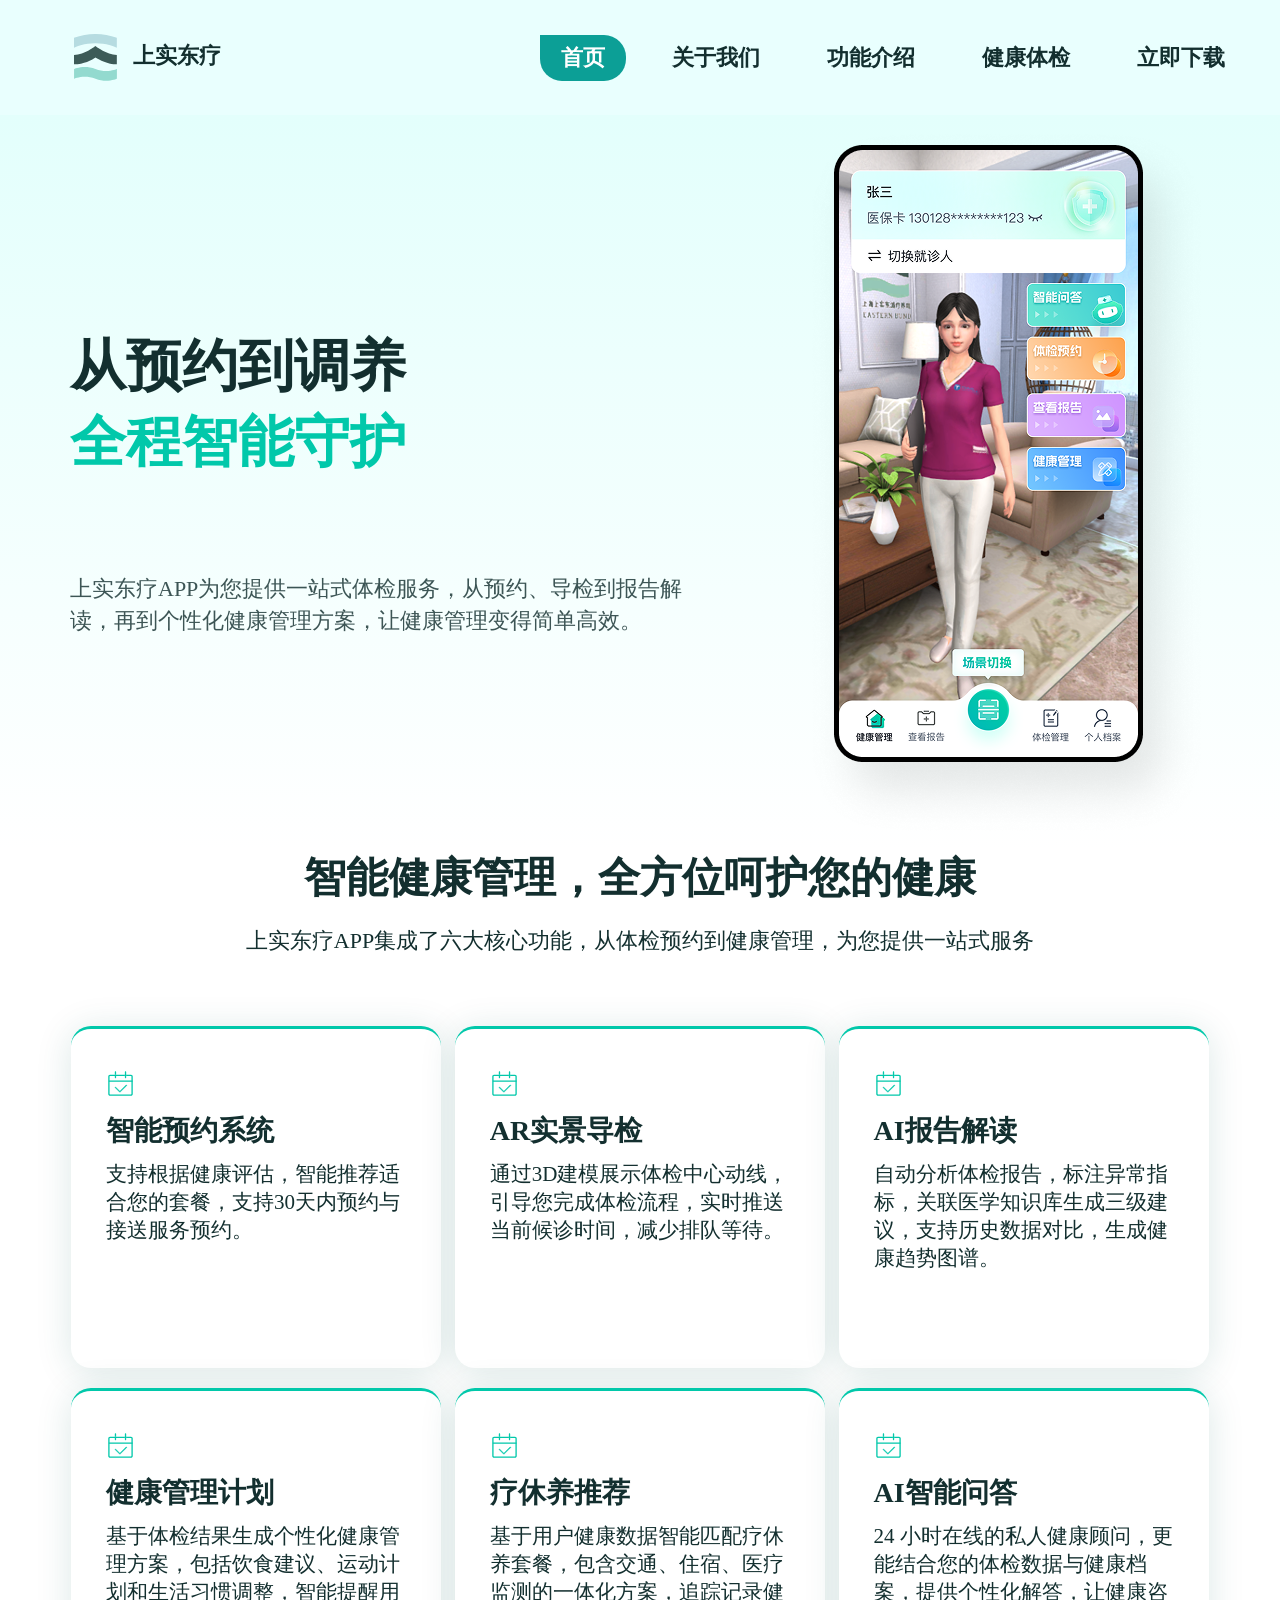
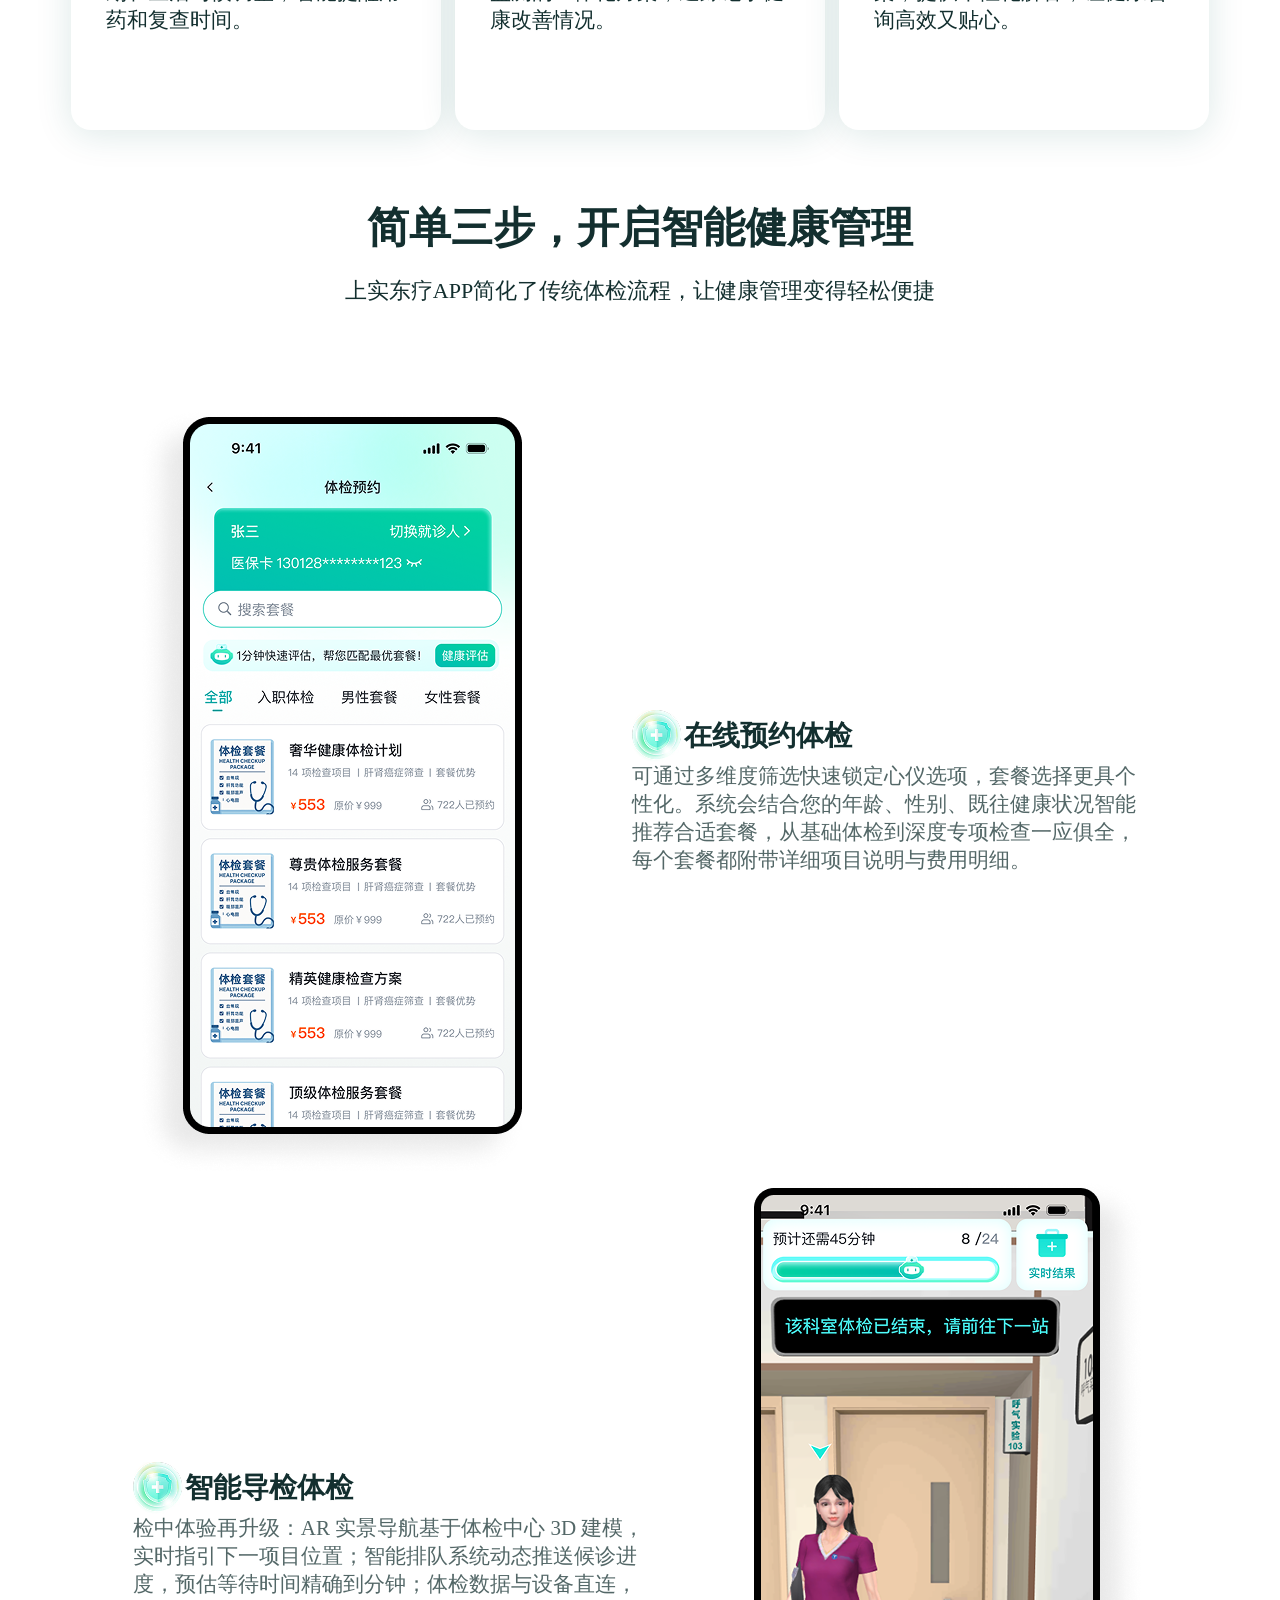
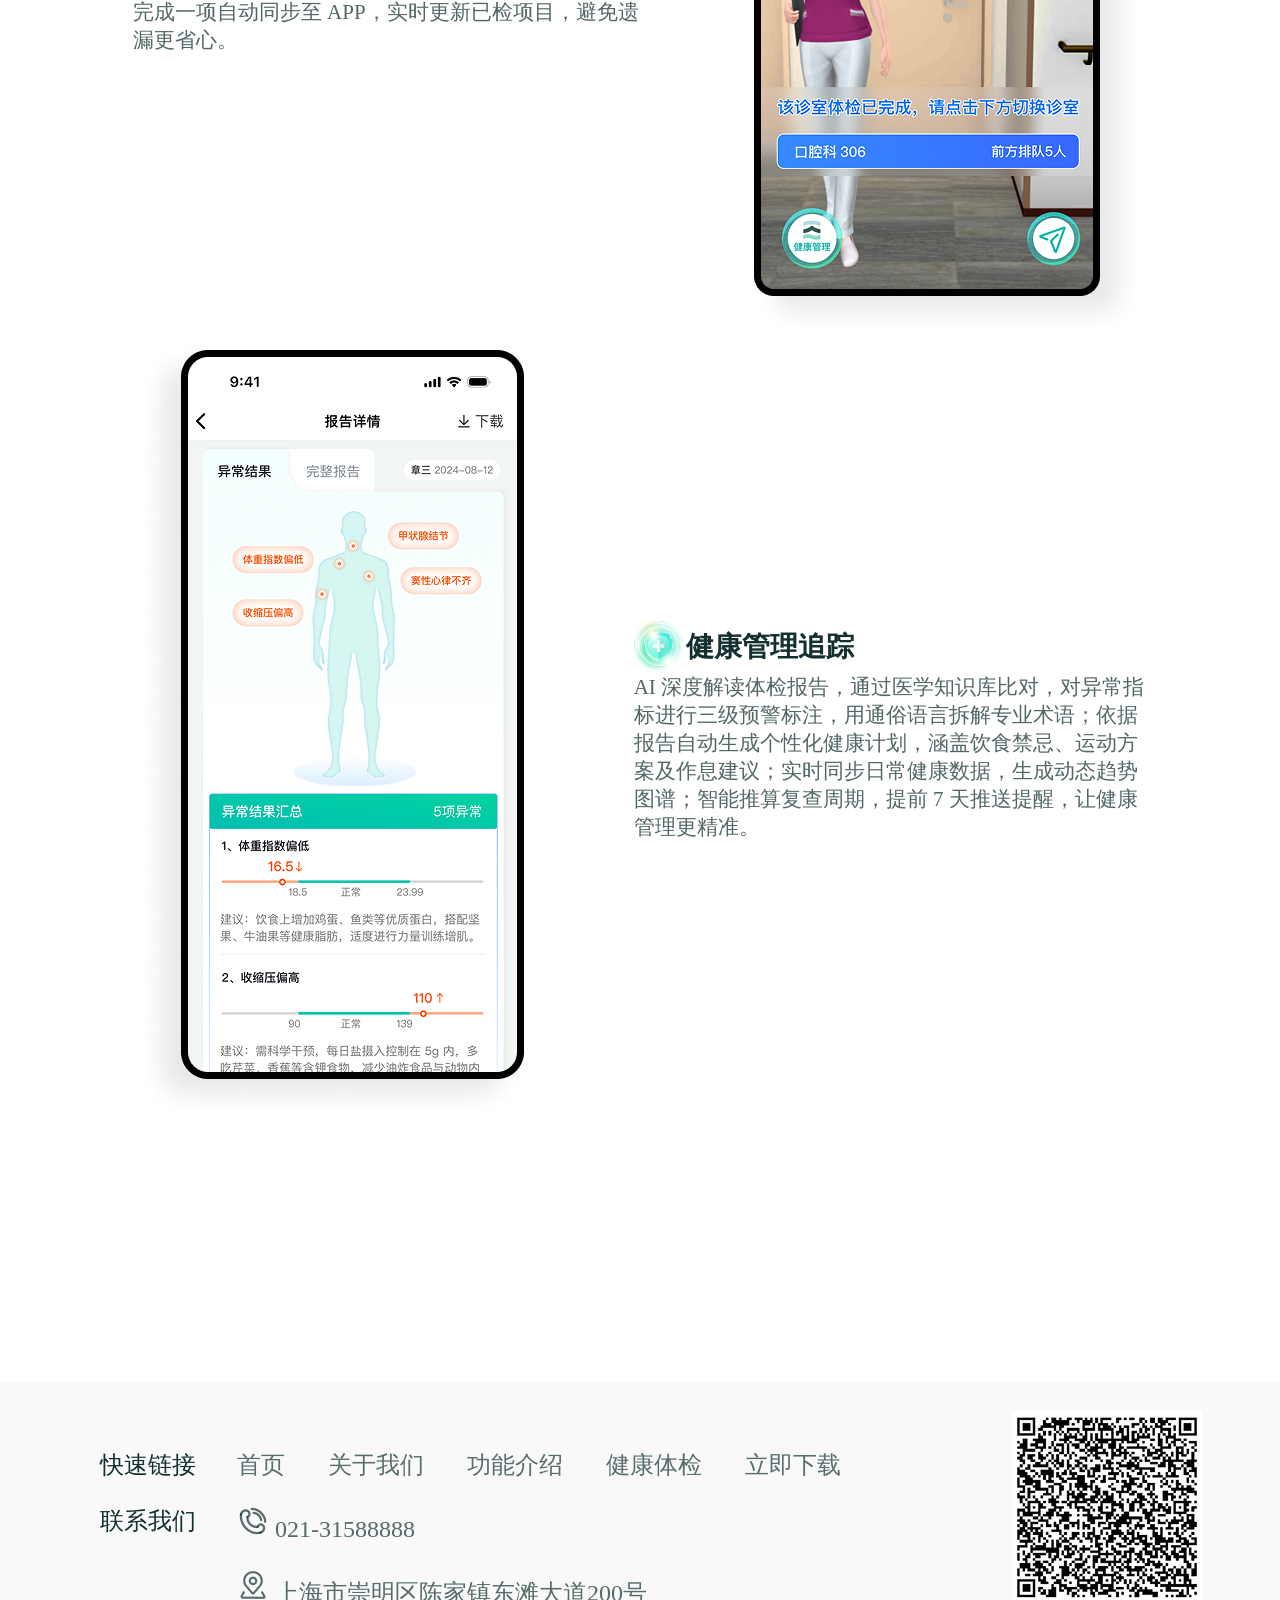
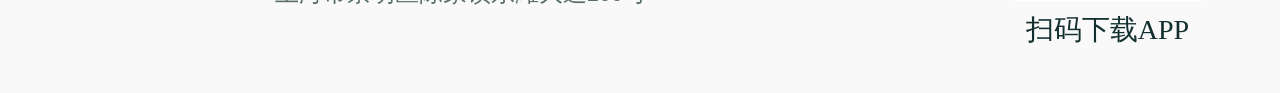
<file: index.html>
<!DOCTYPE html>
<html lang="zh-CN">
<head>
    <meta charset="UTF-8">
    <meta name="viewport" content="width=device-width, initial-scale=1.0">
    <title>上实东疗</title>
    <link rel="stylesheet" href="styles/index.css">
    <link rel="stylesheet" href="styles/home.css">
</head>
<body>
    <header>
        <div class="header-nav">
            <div class="logo">
                <img src="./images/header-logo.svg" alt="Logo" style="margin-right: 10px;">
                上实东疗
            </div>
                <nav>
                <a href="./index.html" class="nav-link active">首页</a>
                <a href="./about.html" class="nav-link">关于我们</a>
                <a href="./features.html" class="nav-link">功能介绍</a>
                <a href="./health-check.html" class="nav-link">健康体检</a>
                <a href="./download.html" class="nav-link">立即下载</a>
            </nav>
        </div>
    </header>
    <div class="content">
        <!-- 上面部分 -->
        <div class="web-introduction">
            <div class="introduction-content">
                <div class="introduction-title">从预约到调养</div>
                <div class="introduction-title introduction-title-highlight">全程智能守护</div>
                <div class="introduction-description">上实东疗APP为您提供一站式体检服务，从预约、导检到报告解读，再到个性化健康管理方案，让健康管理变得简单高效。</div>
            </div>
            <img src="./images/phone-home.png"/>
        </div>
        <!-- 中间部分 -->
        <div class="section">
            <div class="section-title">智能健康管理，全方位呵护您的健康</div>
            <div class="section-subtitle">上实东疗APP集成了六大核心功能，从体检预约到健康管理，为您提供一站式服务</div>
            <div class="section-content">
                <div class="feature">
                    <img class="feature-icon" src="./images/list-icon1.svg"/>
                    <div class="feature-title">智能预约系统</div>
                    <div class="feature-description">
                        支持根据健康评估，智能推荐适合您的套餐，支持30天内预约与接送服务预约。
                    </div>
                </div>
                <div class="feature">
                    <img class="feature-icon" src="./images/list-icon1.svg"/>
                    <div class="feature-title">AR实景导检</div>
                    <div class="feature-description">
                        通过3D建模展示体检中心动线，引导您完成体检流程，实时推送当前候诊时间，减少排队等待。
                    </div>
                </div>
                <div class="feature">
                    <img class="feature-icon" src="./images/list-icon1.svg"/>
                    <div class="feature-title">AI报告解读</div>
                    <div class="feature-description">
                        自动分析体检报告，标注异常指标，关联医学知识库生成三级建议，支持历史数据对比，生成健康趋势图谱。
                    </div>
                </div>
                <div class="feature">
                    <img class="feature-icon" src="./images/list-icon1.svg"/>
                    <div class="feature-title">健康管理计划</div>
                    <div class="feature-description">
                        基于体检结果生成个性化健康管理方案，包括饮食建议、运动计划和生活习惯调整，智能提醒用药和复查时间。
                    </div>
                </div>
                <div class="feature">
                    <img class="feature-icon" src="./images/list-icon1.svg"/>
                    <div class="feature-title">疗休养推荐</div>
                    <div class="feature-description">
                        基于用户健康数据智能匹配疗休养套餐，包含交通、住宿、医疗监测的一体化方案，追踪记录健康改善情况。
                    </div>
                </div>
                <div class="feature">
                    <img class="feature-icon" src="./images/list-icon1.svg"/>
                    <div class="feature-title">AI智能问答</div>
                    <div class="feature-description">
                        24 小时在线的私人健康顾问，更能结合您的体检数据与健康档案，提供个性化解答，让健康咨询高效又贴心。
                    </div>
                </div>
            </div>
        </div>
        <!-- 下面部分 -->
        <div class="section">
            <div class="section-title">简单三步，开启智能健康管理</div>
            <div class="section-subtitle">上实东疗APP简化了传统体检流程，让健康管理变得轻松便捷</div>
            <div class="step-content">
                <div class="step-item">
                    <img src="./images/phone-appoint.png"/>
                    <div class="step-description">
                        <div class="step-description-explain">
                            <img src="./images/step-icon1.png"/>
                            <span class="step-title">在线预约体检</span>
                        </div>
                        <div class="step-text">可通过多维度筛选快速锁定心仪选项，套餐选择更具个性化。系统会结合您的年龄、性别、既往健康状况智能推荐合适套餐，从基础体检到深度专项检查一应俱全，每个套餐都附带详细项目说明与费用明细。</div>
                    </div>
                </div>
                <div class="step-item">
                    <div class="step-description">
                        <div class="step-description-explain">
                            <img src="./images/step-icon1.png"/>
                            <span class="step-title">智能导检体检</span>
                        </div>
                        <div class="step-text">检中体验再升级：AR 实景导航基于体检中心 3D 建模，实时指引下一项目位置；智能排队系统动态推送候诊进度，预估等待时间精确到分钟；体检数据与设备直连，完成一项自动同步至 APP，实时更新已检项目，避免遗漏更省心。</div>
                    </div>
                    <img src="./images/phone-room.png"/>
                </div>
                <div class="step-item">
                    <img src="./images/phone-detail.png"/>
                    <div class="step-description">
                        <div class="step-description-explain">
                            <img src="./images/step-icon1.png"/>
                            <span class="step-title">健康管理追踪</span>
                        </div>
                        <div class="step-text">AI 深度解读体检报告，通过医学知识库比对，对异常指标进行三级预警标注，用通俗语言拆解专业术语；依据报告自动生成个性化健康计划，涵盖饮食禁忌、运动方案及作息建议；实时同步日常健康数据，生成动态趋势图谱；智能推算复查周期，提前 7 天推送提醒，让健康管理更精准。</div>
                    </div>
                </div>
            </div>
        </div>
    </div>
    <footer>
        <div class="footer-left">
            <div class="footer-left-item">
                <span class="footer-left-title">快速链接</span>
                <div class="footer-left-content">
                    <a href="./index.html" class="footer-link">首页</a>
                    <a href="./about.html" class="footer-link">关于我们</a>
                    <a href="./features.html" class="footer-link">功能介绍</a>
                    <a href="./health-check.html" class="footer-link">健康体检</a>
                    <a href="./download.html" class="footer-link">立即下载</a>
                </div>
            </div>
            <div class="footer-left-item">
                <span class="footer-left-title">联系我们</span>
                <div class="footer-contract">
                    <div class="footer-phone">
                        <img src="./images/phone-icon.png"/>
                        <span>021-31588888</span>
                    </div>
                    <div class="footer-address">
                        <img src="./images/address-icon.png"/>
                        <span>上海市崇明区陈家镇东滩大道200号</span>
                    </div>
                </div>
            </div>
        </div>
        <div class="footer-qrcode">
            <img src="./images/qrcode.png"/>
            <span class="footer-qrcode-tip">扫码下载APP</span>
        </div>
    </footer>
</body>
<script>
    
</script>
</html>
</file>
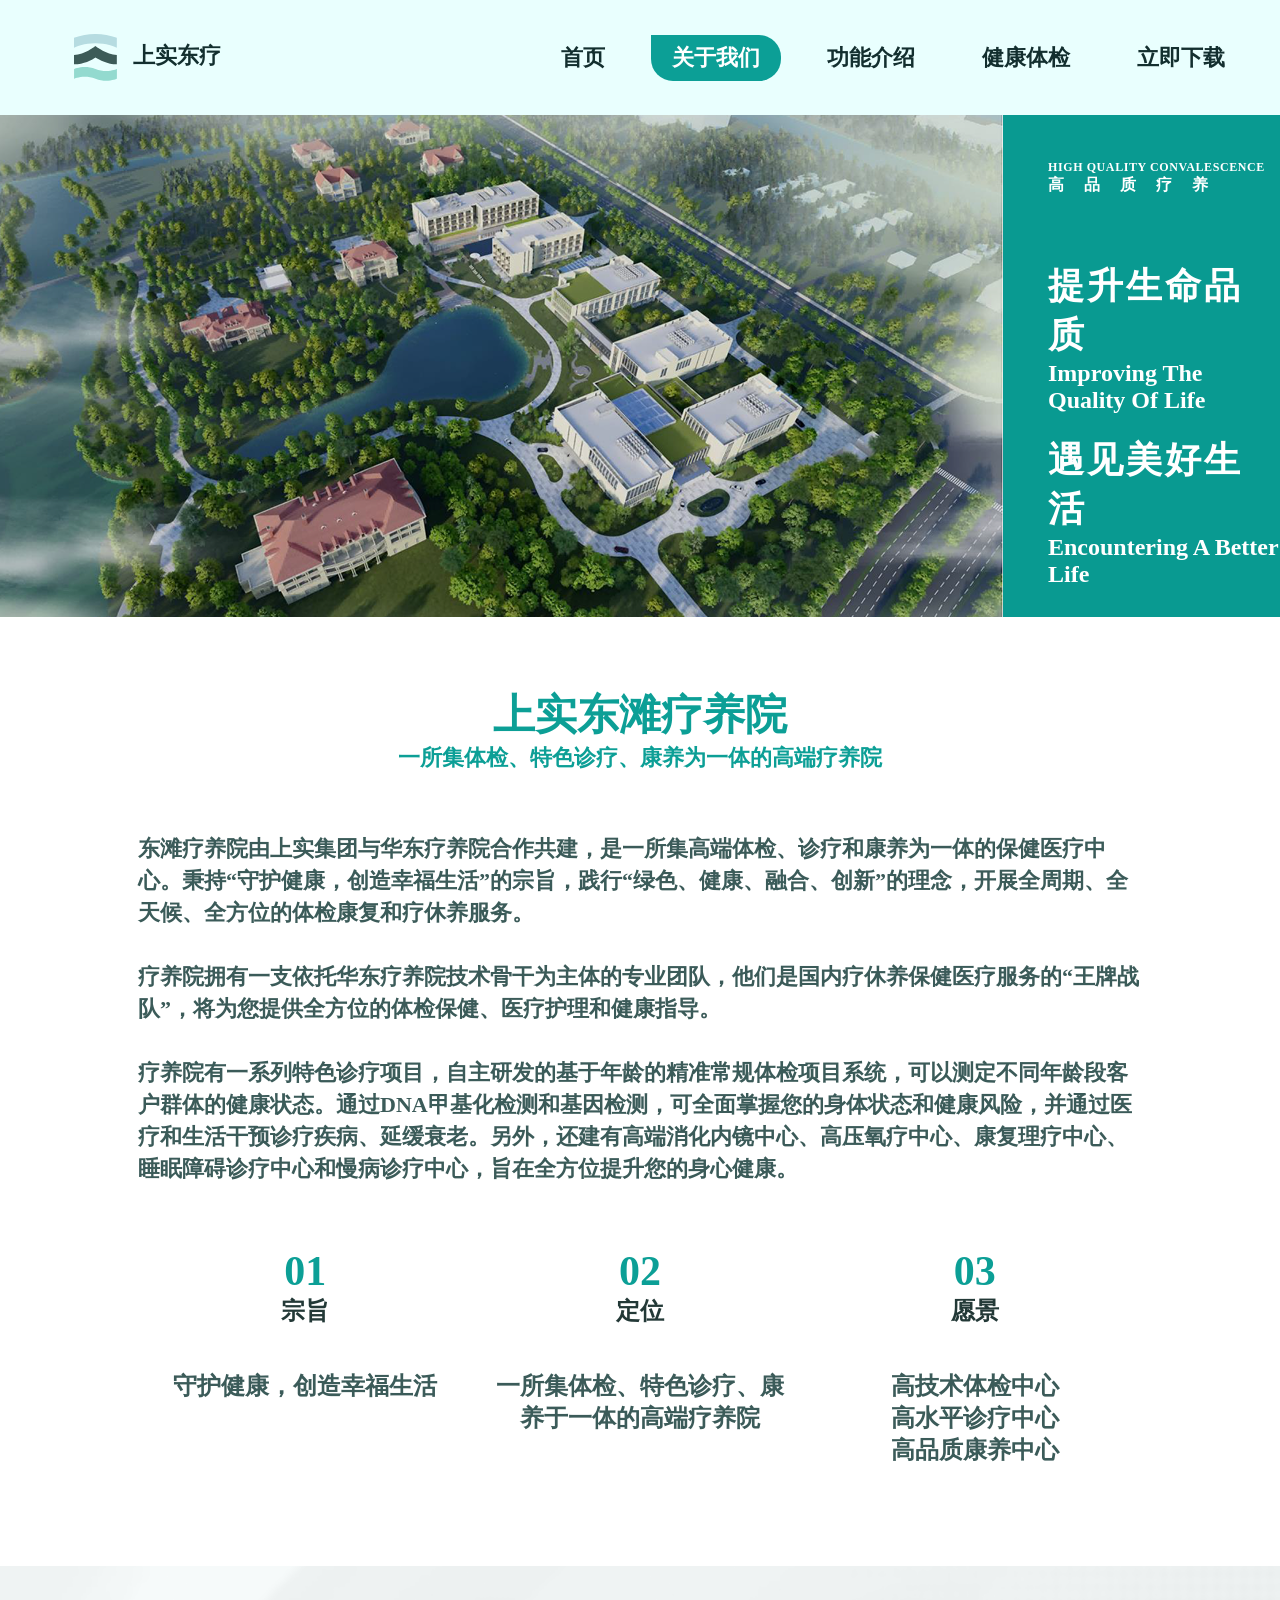
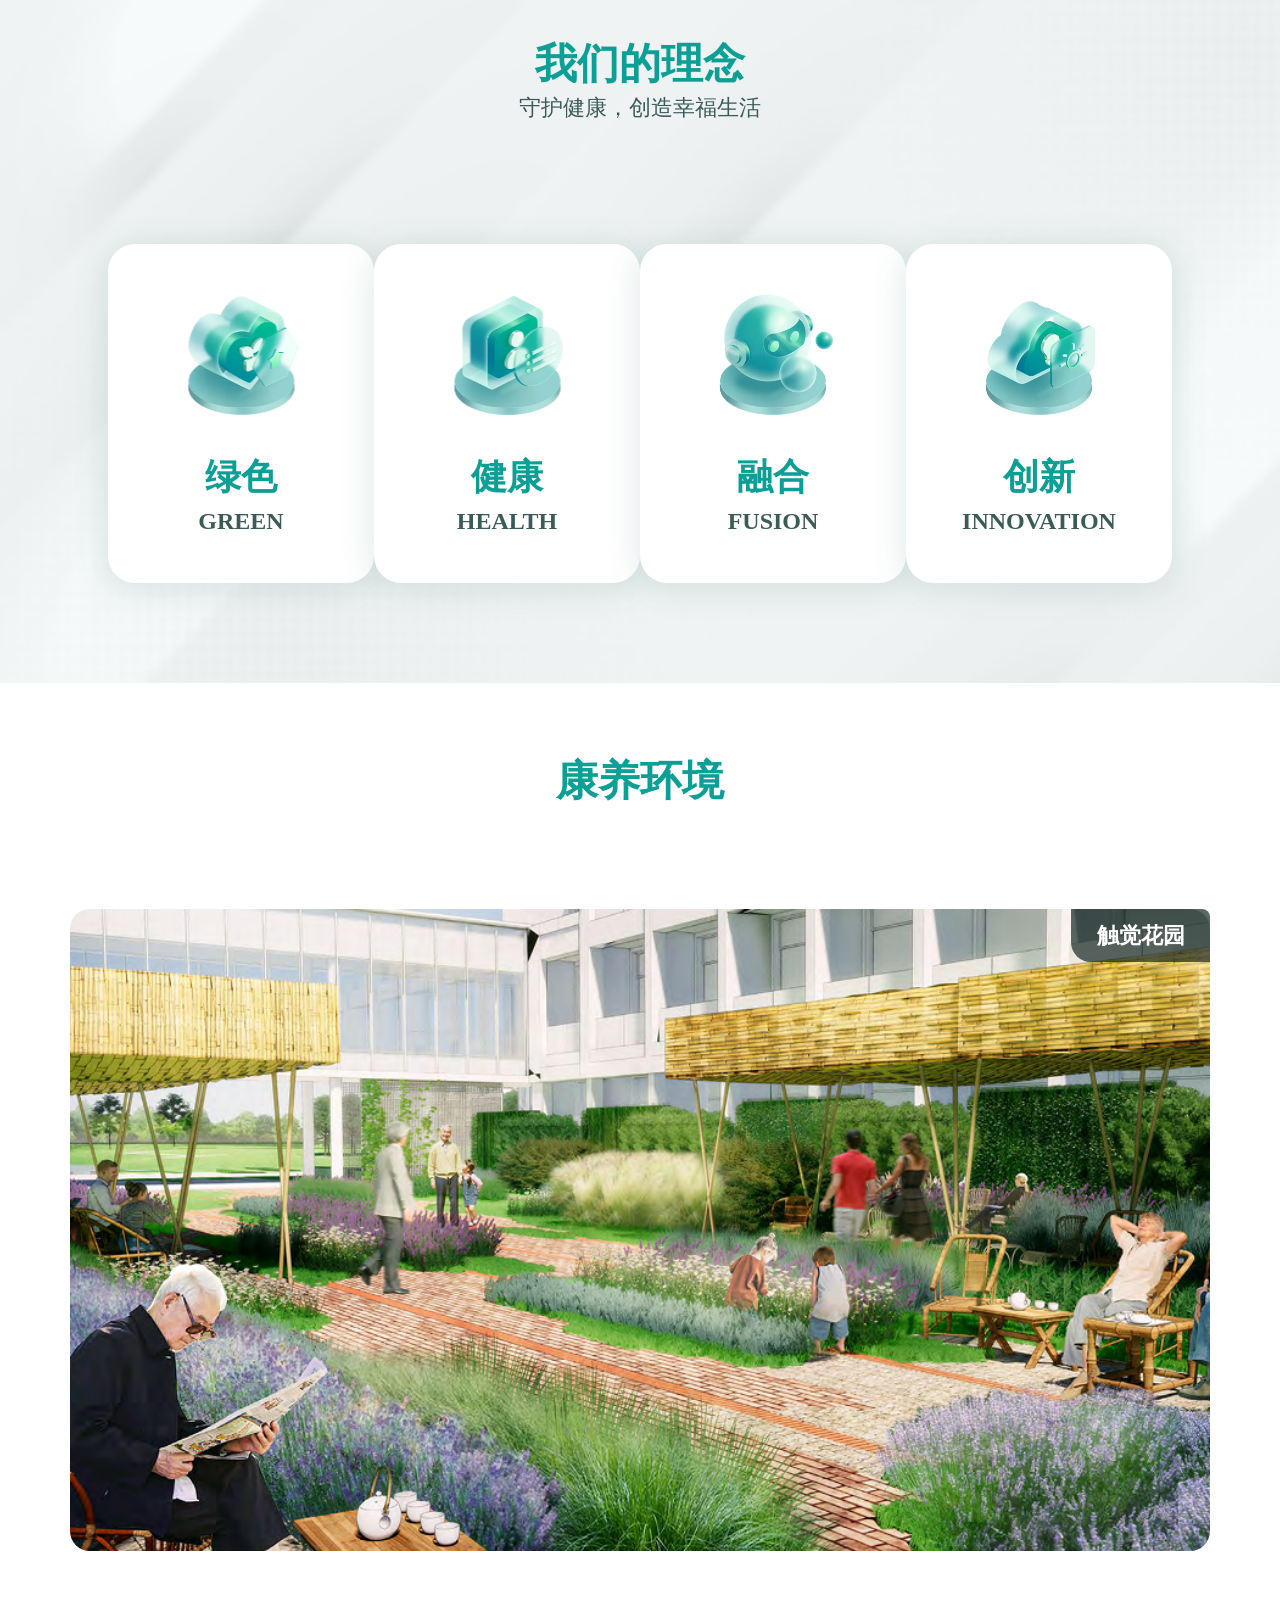
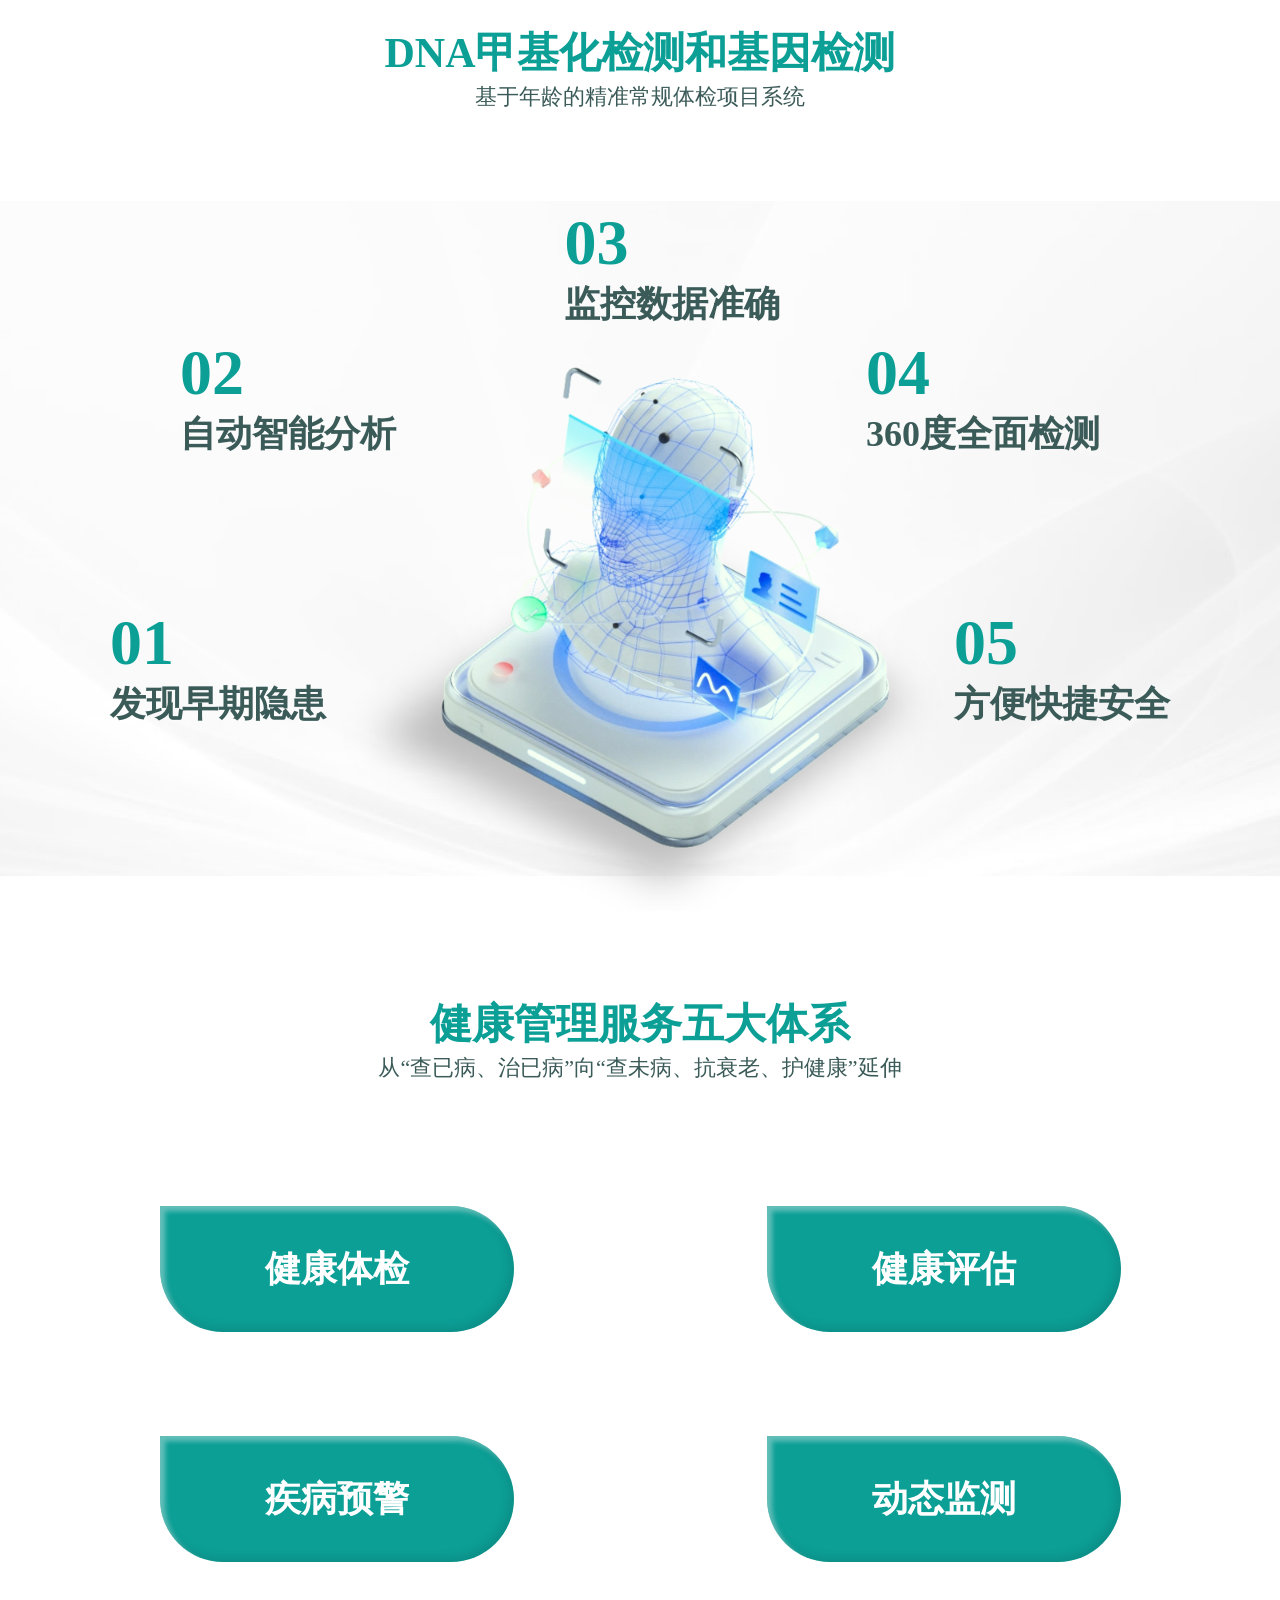
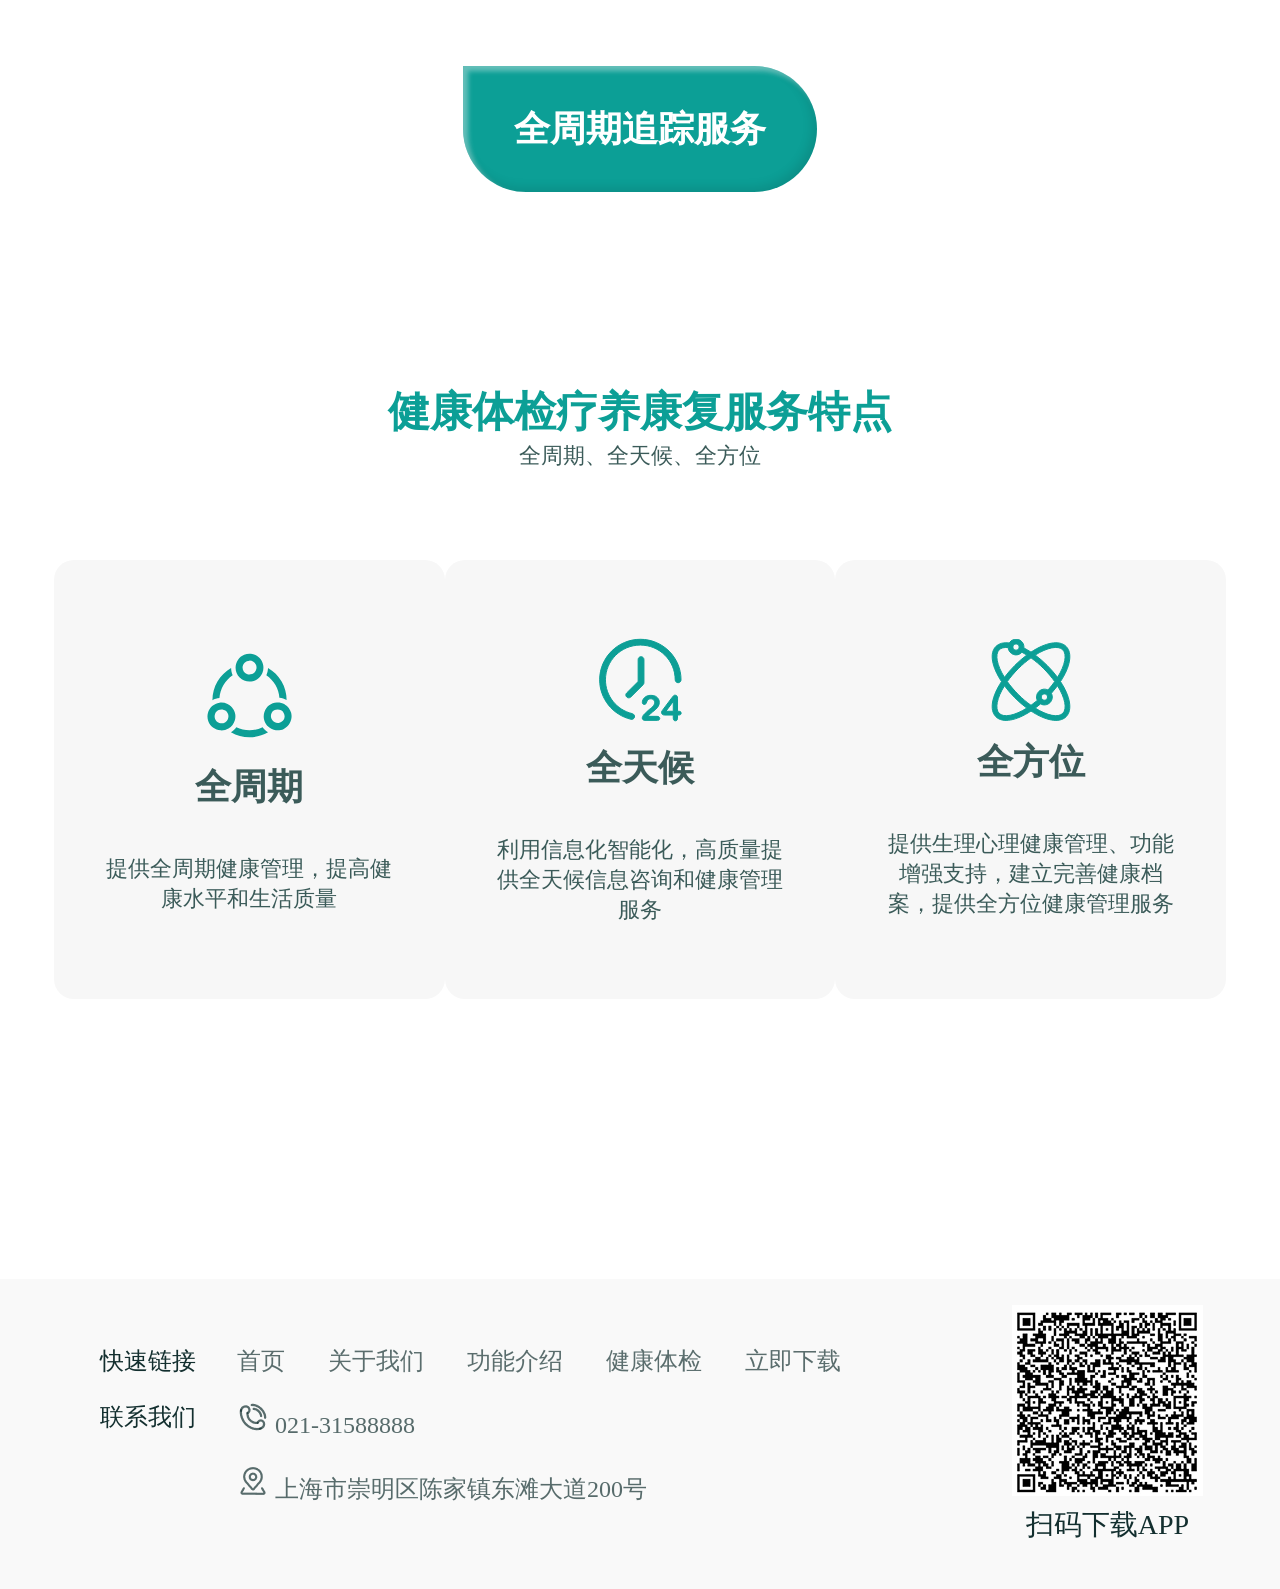
<file: about.html>
<!DOCTYPE html>
<html lang="zh-CN">
<head>
    <meta charset="UTF-8">
    <meta name="viewport" content="width=device-width, initial-scale=1.0">
    <title>上实东疗</title>
    <link rel="stylesheet" href="styles/index.css">
    <link rel="stylesheet" href="styles/about.css">
</head>
<body>
    <header>
        <div class="header-nav">
            <div class="logo">
                <img src="./images/header-logo.svg" alt="Logo" style="margin-right: 10px;">
                上实东疗
            </div>
                <nav>
                <a href="./index.html" class="nav-link">首页</a>
                <a href="./about.html" class="nav-link active">关于我们</a>
                <a href="./features.html" class="nav-link">功能介绍</a>
                <a href="./health-check.html" class="nav-link">健康体检</a>
                <a href="./download.html" class="nav-link">立即下载</a>
            </nav>
        </div>
    </header>
    <div class="content">
        <div class="about-content">
            <!-- 顶部 -->
            <div class="about-header">
                <img src="./images/view-down.png"/>
                <div class="about-header-right">
                    <div class="one">HIGH QUALITY CONVALESCENCE</div>
                    <div class="two">高品质疗养</div>
                    <div class="three">提升生命品质</div>
                    <div class="four">Improving The Quality Of Life</div>
                    <div class="five">遇见美好生活</div>
                    <div class="six">Encountering  A  Better Life</div>
                    <div class="seven">早筛查 早预防 早干预</div>
                </div>
            </div>
            <!-- 上 -->
            <div class="chapters">
                <div class="chapters-title">上实东滩疗养院</div>
                <div class="chapters-subtitle">一所集体检、特色诊疗、康养为一体的高端疗养院</div>
                <div class="chapters-paragraph">
                    东滩疗养院由上实集团与华东疗养院合作共建，是一所集高端体检、诊疗和康养为一体的保健医疗中心。秉持“守护健康，创造幸福生活”的宗旨，践行“绿色、健康、融合、创新”的理念，开展全周期、全天候、全方位的体检康复和疗休养服务。<br /><br />
                    疗养院拥有一支依托华东疗养院技术骨干为主体的专业团队，他们是国内疗休养保健医疗服务的“王牌战队”，将为您提供全方位的体检保健、医疗护理和健康指导。<br /><br />
                    疗养院有一系列特色诊疗项目，自主研发的基于年龄的精准常规体检项目系统，可以测定不同年龄段客户群体的健康状态。通过DNA甲基化检测和基因检测，可全面掌握您的身体状态和健康风险，并通过医疗和生活干预诊疗疾病、延缓衰老。另外，还建有高端消化内镜中心、高压氧疗中心、康复理疗中心、睡眠障碍诊疗中心和慢病诊疗中心，旨在全方位提升您的身心健康。<br /><br />
                </div>
                <div class="chapters-introduction">
                    <div class="chapters-introduction-item">
                        <div class="chapters-introduction-num">01</div>
                        <div class="chapters-introduction-name">宗旨</div>
                        <div class="chapters-introduction-content">守护健康，创造幸福生活</div>
                    </div>
                    <div class="chapters-introduction-item">
                        <div class="chapters-introduction-num">02</div>
                        <div class="chapters-introduction-name">定位</div>
                        <div class="chapters-introduction-content">一所集体检、特色诊疗、康养于一体的高端疗养院</div>
                    </div>
                    <div class="chapters-introduction-item">
                        <div class="chapters-introduction-num">03</div>
                        <div class="chapters-introduction-name">愿景</div>
                        <div class="chapters-introduction-content">高技术体检中心<br/>高水平诊疗中心<br/>高品质康养中心</div>
                    </div>
                </div>
            </div>
            <!-- 中 -->
            <div class="chapters" style="background: url('./images/feature-bg.png');background-size: cover;">
                <div class="chapters-title">我们的理念</div>
                <div class="chapters-common-subtitle">守护健康，创造幸福生活</div>
                <div class="chapters-features">
                    <div class="chapters-features-item">
                        <div class="chapters-features-img">
                            <img src="./images/green-love-icon.svg"/>
                        </div>
                        <div class="chapters-features-sum">绿色</div>
                        <div class="chapters-features-sum-en">GREEN</div>
                    </div>
                    <div class="chapters-features-item">
                        <div class="chapters-features-img">
                            <img src="./images/health-icon.svg"/>
                        </div>
                        <div class="chapters-features-sum">健康</div>
                        <div class="chapters-features-sum-en">HEALTH</div>
                    </div>
                    <div class="chapters-features-item">
                        <div class="chapters-features-img">
                            <img src="./images/fusion-icon.svg"/>
                        </div>
                        <div class="chapters-features-sum">融合</div>
                        <div class="chapters-features-sum-en">FUSION</div>
                    </div>
                    <div class="chapters-features-item">
                        <div class="chapters-features-img">
                            <img src="./images/innovation-icon.svg"/>
                        </div>
                        <div class="chapters-features-sum">创新</div>
                        <div class="chapters-features-sum-en">INNOVATION</div>
                    </div>
                </div>
            </div>
            <!-- 康养环境  -->
            <div class="chapters">
                <div class="chapters-title">康养环境</div>
                <div class="chapters-environment">
                    <!-- <div> -->
                        <img src="./images/garden.png"/>
                        <div class="chapters-environment-tip">触觉花园</div>
                    <!-- </div> -->
                    
                    
                </div>
            </div>
            <div class="chapters">
                <div class="chapters-title">DNA甲基化检测和基因检测</div>
                <div class="chapters-common-subtitle">基于年龄的精准常规体检项目系统</div>
                <div class="chapters-catalogue">
                    <img class="chapters-catalogue-robot" src="./images/robot.svg"/>
                    <div class="chapters-catalogue-item num1">
                        <div class="chapters-catalogue-num">01</div>
                        <div class="chapters-catalogue-name">发现早期隐患</div>
                    </div>
                    <div class="chapters-catalogue-item num2">
                        <div class="chapters-catalogue-num">02</div>
                        <div class="chapters-catalogue-name">自动智能分析</div>
                    </div>
                    <div class="chapters-catalogue-item num3">
                        <div class="chapters-catalogue-num">03</div>
                        <div class="chapters-catalogue-name">监控数据准确</div>
                    </div>
                    <div class="chapters-catalogue-item num4">
                        <div class="chapters-catalogue-num">04</div>
                        <div class="chapters-catalogue-name">360度全面检测</div>
                    </div>
                    <div class="chapters-catalogue-item num5">
                        <div class="chapters-catalogue-num">05</div>
                        <div class="chapters-catalogue-name">方便快捷安全</div>
                    </div>
                </div>
            </div>
            <div class="chapters">
                <div class="chapters-title">健康管理服务五大体系</div>
                <div class="chapters-common-subtitle">从“查已病、治已病”向“查未病、抗衰老、护健康”延伸</div>
                <div class="chapters-system">
                    <div class="chapters-system-item">健康体检</div>
                    <div class="chapters-system-item">健康评估</div>
                    <div class="chapters-system-item">疾病预警</div>
                    <div class="chapters-system-item">动态监测</div>
                    <div class="chapters-system-item">全周期追踪服务</div>
                </div>
            </div>
            <div class="chapters">
                <div class="chapters-title">健康体检疗养康复服务特点</div>
                <div class="chapters-common-subtitle">全周期、全天候、全方位</div>
                <div class="chapters-advantage">
                   <div class="chapters-advantage-item">
                        <img src="./images/whole-icon.svg"/>
                        <div class="chapters-advantage-name">全周期</div>
                        <div class="chapters-advantage-content">提供全周期健康管理，提高健康水平和生活质量</div>
                   </div> 
                   <div class="chapters-advantage-item">
                        <img src="./images/all-time-icon.svg"/>
                        <div class="chapters-advantage-name">全天候</div>
                        <div class="chapters-advantage-content">利用信息化智能化，高质量提供全天候信息咨询和健康管理服务</div>
                   </div> 
                   <div class="chapters-advantage-item">
                        <img src="./images/all-address-icon.svg"/>
                        <div class="chapters-advantage-name">全方位</div>
                        <div class="chapters-advantage-content">提供生理心理健康管理、功能增强支持，建立完善健康档案，提供全方位健康管理服务</div>
                   </div> 
                </div>
            </div>
        </div>
    </div>
     <footer>
        <div class="footer-left">
            <div class="footer-left-item">
                <span class="footer-left-title">快速链接</span>
                <div class="footer-left-content">
                    <a href="./index.html" class="footer-link">首页</a>
                    <a href="./about.html" class="footer-link">关于我们</a>
                    <a href="./features.html" class="footer-link">功能介绍</a>
                    <a href="./health-check.html" class="footer-link">健康体检</a>
                    <a href="./download.html" class="footer-link">立即下载</a>
                </div>
            </div>
            <div class="footer-left-item">
                <span class="footer-left-title">联系我们</span>
                <div class="footer-contract">
                    <div class="footer-phone">
                        <img src="./images/phone-icon.png"/>
                        <span>021-31588888</span>
                    </div>
                    <div class="footer-address">
                        <img src="./images/address-icon.png"/>
                        <span>上海市崇明区陈家镇东滩大道200号</span>
                    </div>
                </div>
            </div>
        </div>
        <div class="footer-qrcode">
            <img src="./images/qrcode.png"/>
            <span class="footer-qrcode-tip">扫码下载APP</span>
        </div>
    </footer>
</body>
<script>
    
</script>
</html>
</file>
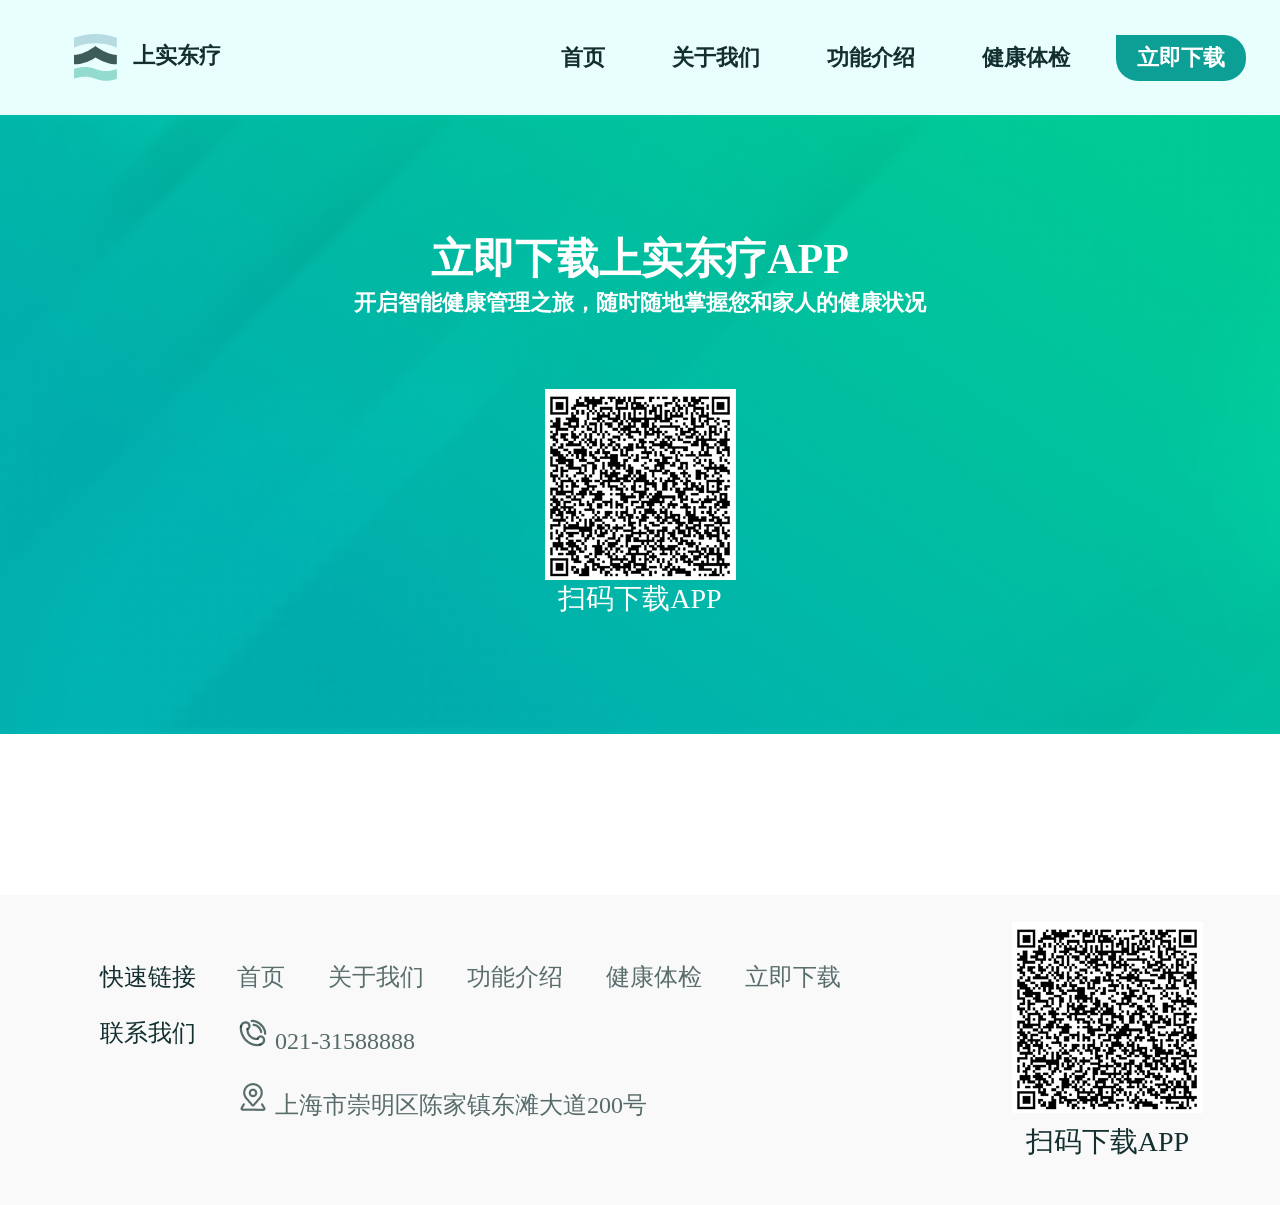
<file: download.html>
<!DOCTYPE html>
<html lang="zh-CN">
<head>
    <meta charset="UTF-8">
    <meta name="viewport" content="width=device-width, initial-scale=1.0">
    <title>上实东疗</title>
    <link rel="stylesheet" href="styles/index.css">
    <link rel="stylesheet" href="styles/download.css">
</head>
<body>
    <header>
        <div class="header-nav">
            <div class="logo">
                <img src="./images/header-logo.svg" alt="Logo" style="margin-right: 10px;">
                上实东疗
            </div>
                <nav>
                <a href="./index.html" class="nav-link">首页</a>
                <a href="./about.html" class="nav-link">关于我们</a>
                <a href="./features.html" class="nav-link">功能介绍</a>
                <a href="./health-check.html" class="nav-link">健康体检</a>
                <a href="./download.html" class="nav-link active">立即下载</a>
            </nav>
        </div>
    </header>
    <div class="content">
        <div class="download-content">
            <div class="download-title">立即下载上实东疗APP</div>
            <div class="download-subtitle">开启智能健康管理之旅，随时随地掌握您和家人的健康状况</div>
            <div class="download-qrcode">
                <img src="./images/qrcode.png"/>
            </div>
            <div class="download-tip">扫码下载APP</div>
        </div>
    </div>
    <footer>
        <div class="footer-left">
            <div class="footer-left-item">
                <span class="footer-left-title">快速链接</span>
                <div class="footer-left-content">
                    <a href="./index.html" class="footer-link">首页</a>
                    <a href="./about.html" class="footer-link">关于我们</a>
                    <a href="./features.html" class="footer-link">功能介绍</a>
                    <a href="./health-check.html" class="footer-link">健康体检</a>
                    <a href="./download.html" class="footer-link">立即下载</a>
                </div>
            </div>
            <div class="footer-left-item">
                <span class="footer-left-title">联系我们</span>
                <div class="footer-contract">
                    <div class="footer-phone">
                        <img src="./images/phone-icon.png"/>
                        <span>021-31588888</span>
                    </div>
                    <div class="footer-address">
                        <img src="./images/address-icon.png"/>
                        <span>上海市崇明区陈家镇东滩大道200号</span>
                    </div>
                </div>
            </div>
        </div>
        <div class="footer-qrcode">
            <img src="./images/qrcode.png"/>
            <span class="footer-qrcode-tip">扫码下载APP</span>
        </div>
    </footer>
</body>
<script>
    
</script>
</html>
</file>
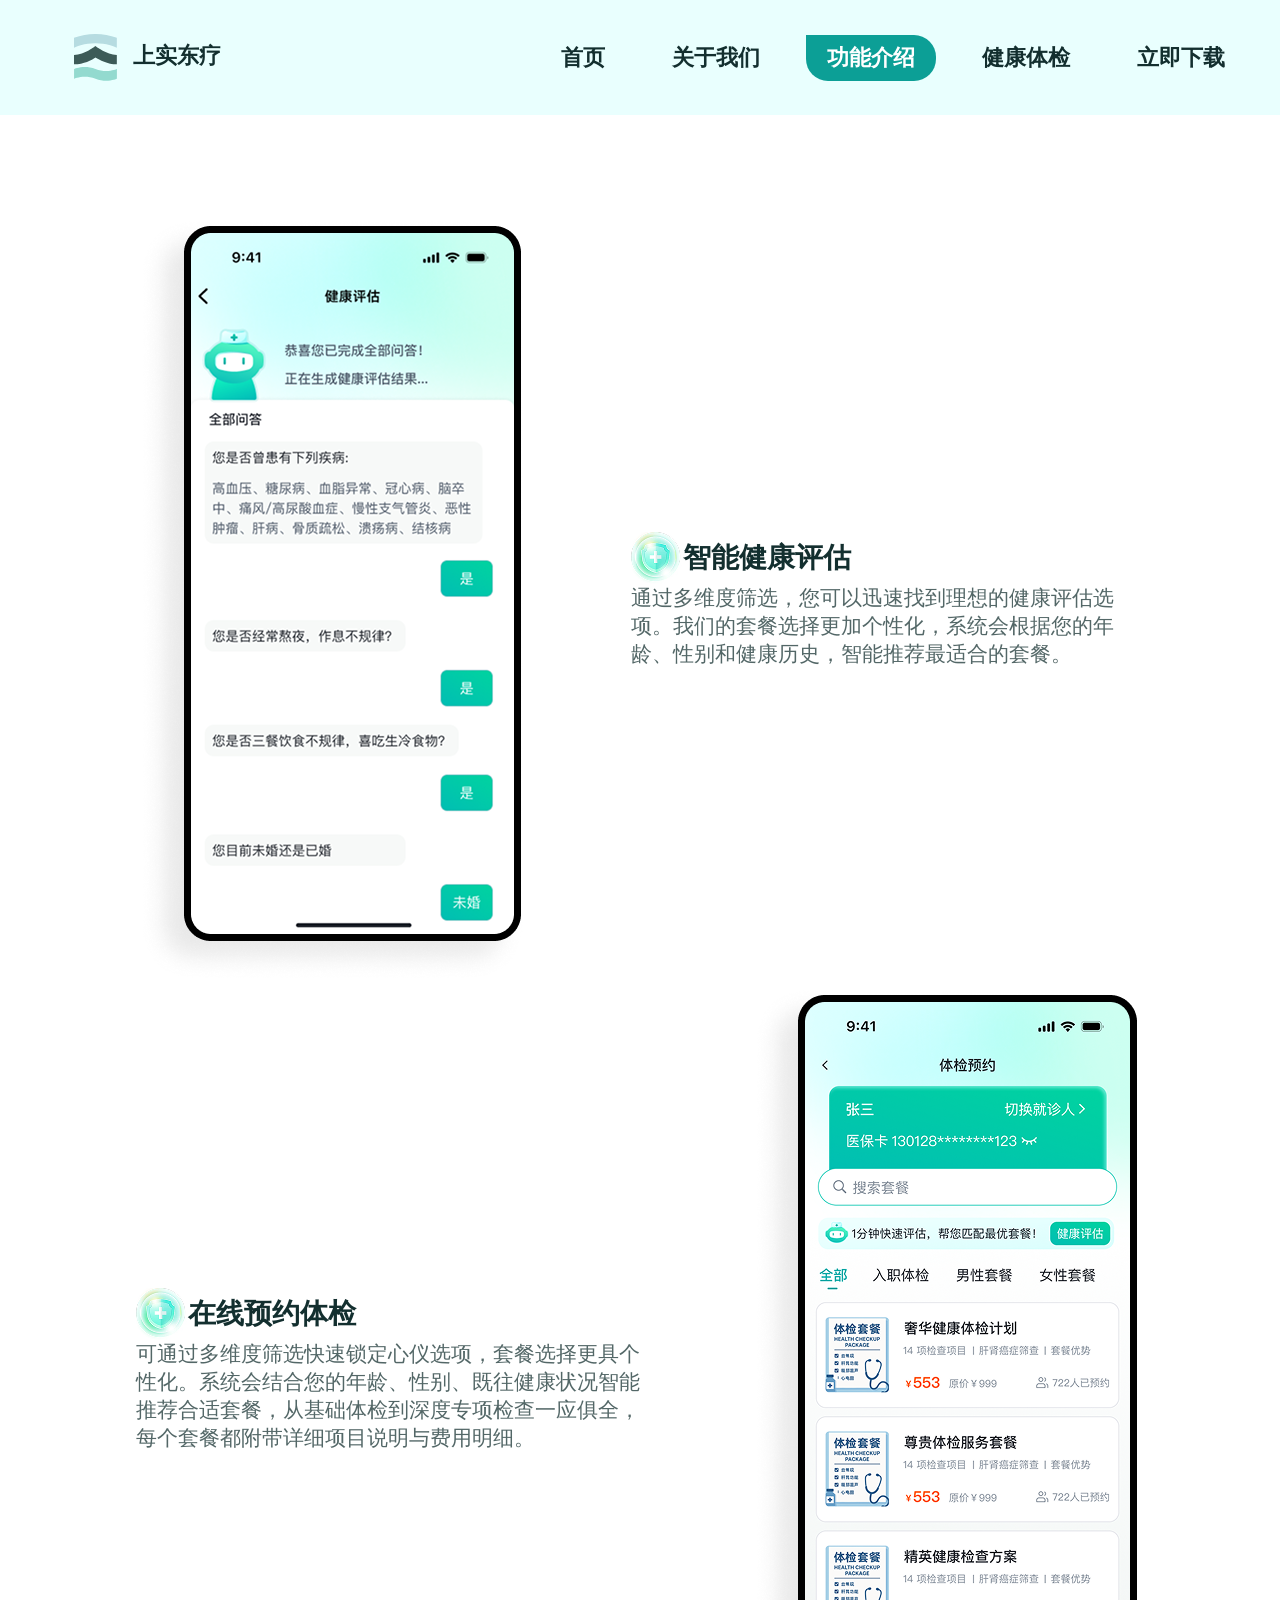
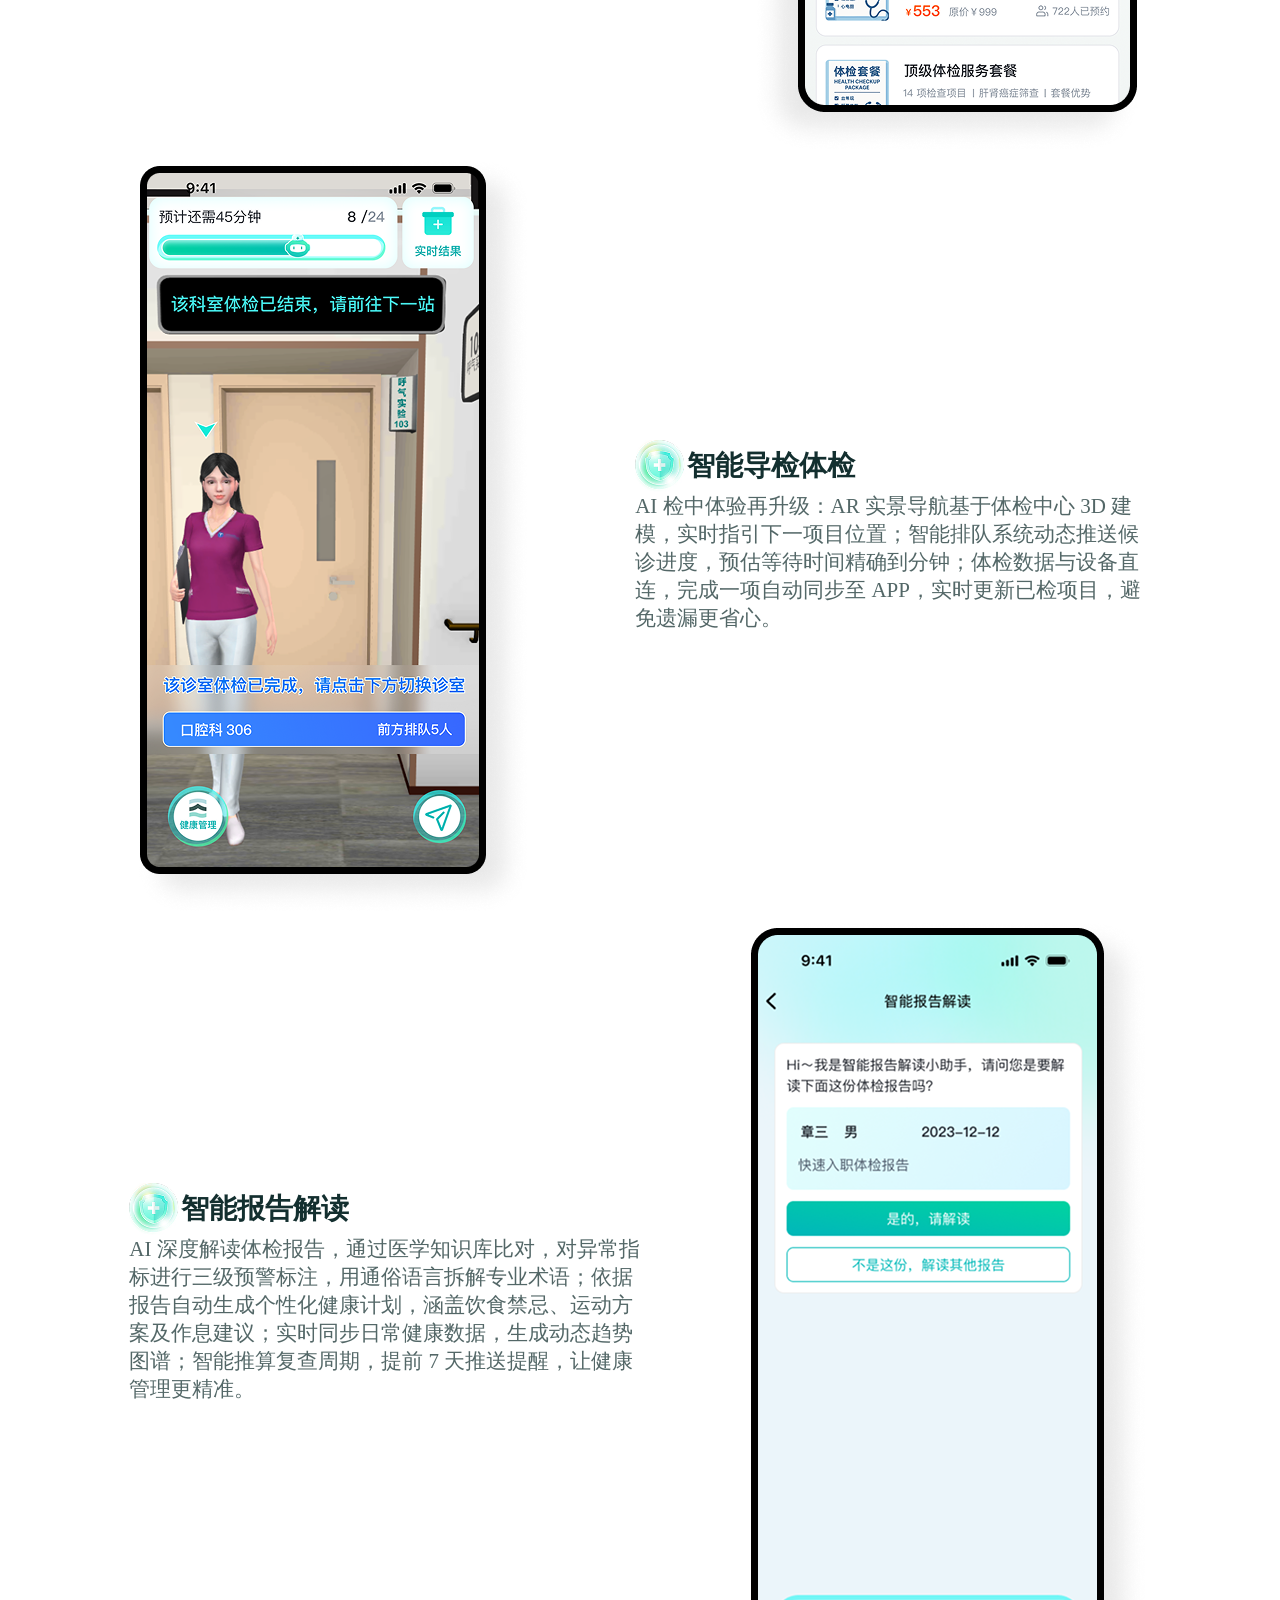
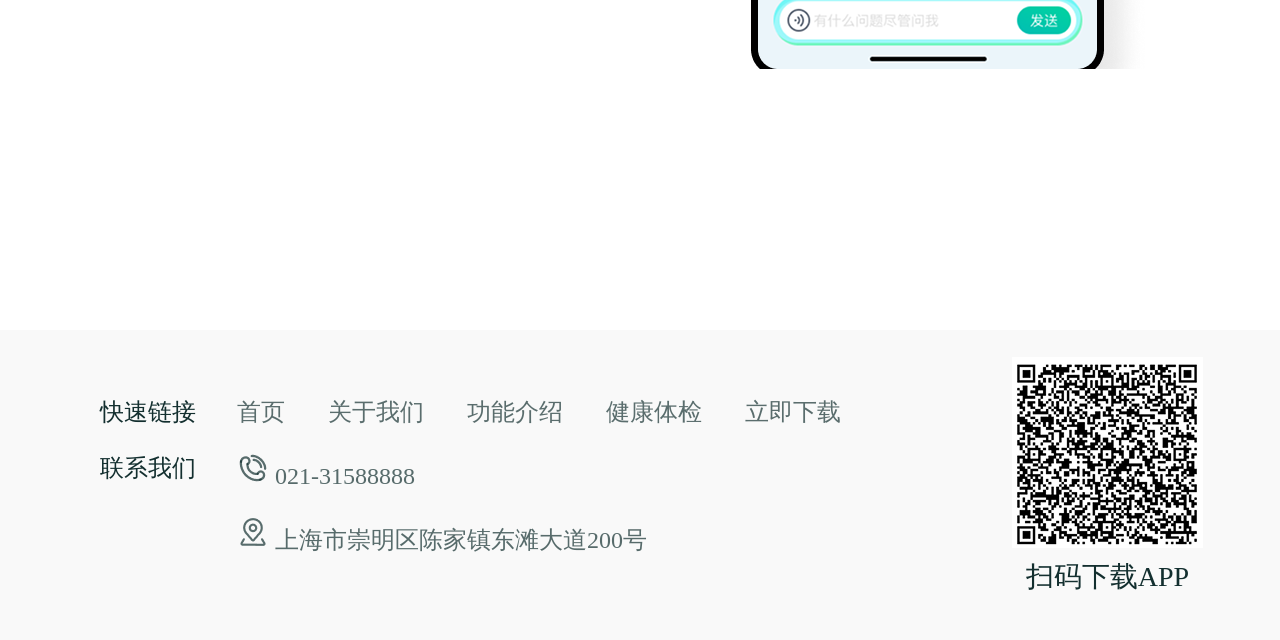
<file: features.html>
<!DOCTYPE html>
<html lang="zh-CN">
<head>
    <meta charset="UTF-8">
    <meta name="viewport" content="width=device-width, initial-scale=1.0">
    <title>上实东疗</title>
    <link rel="stylesheet" href="styles/index.css">
    <link rel="stylesheet" href="styles/home.css">
</head>
<body>
    <header>
        <div class="header-nav">
            <div class="logo">
                <img src="./images/header-logo.svg" alt="Logo" style="margin-right: 10px;">
                上实东疗
            </div>
                <nav>
                <a href="./index.html" class="nav-link">首页</a>
                <a href="./about.html" class="nav-link">关于我们</a>
                <a href="./features.html" class="nav-link active">功能介绍</a>
                <a href="./health-check.html" class="nav-link">健康体检</a>
                <a href="./download.html" class="nav-link">立即下载</a>
            </nav>
        </div>
    </header>
    <div class="content">
        <div class="section">
            <div class="step-content">
                <div class="step-item">
                    <img src="./images/phone-dialogue.png"/>
                    <div class="step-description">
                        <div class="step-description-explain">
                            <img src="./images/step-icon1.png"/>
                            <span class="step-title">智能健康评估</span>
                        </div>
                        <div class="step-text">通过多维度筛选，您可以迅速找到理想的健康评估选项。我们的套餐选择更加个性化，系统会根据您的年龄、性别和健康历史，智能推荐最适合的套餐。</div>
                    </div>
                </div>
                <div class="step-item">
                    <div class="step-description">
                        <div class="step-description-explain">
                            <img src="./images/step-icon1.png"/>
                            <span class="step-title">在线预约体检</span>
                        </div>
                        <div class="step-text">可通过多维度筛选快速锁定心仪选项，套餐选择更具个性化。系统会结合您的年龄、性别、既往健康状况智能推荐合适套餐，从基础体检到深度专项检查一应俱全，每个套餐都附带详细项目说明与费用明细。</div>
                    </div>
                    <img src="./images/phone-appoint.png"/>
                </div>
                <div class="step-item">
                    <img src="./images/phone-room.png"/>
                    <div class="step-description">
                        <div class="step-description-explain">
                            <img src="./images/step-icon1.png"/>
                            <span class="step-title">智能导检体检</span>
                        </div>
                        <div class="step-text">AI 检中体验再升级：AR 实景导航基于体检中心 3D 建模，实时指引下一项目位置；智能排队系统动态推送候诊进度，预估等待时间精确到分钟；体检数据与设备直连，完成一项自动同步至 APP，实时更新已检项目，避免遗漏更省心。</div>
                    </div>
                </div>
                <div class="step-item">
                    <div class="step-description">
                        <div class="step-description-explain">
                            <img src="./images/step-icon1.png"/>
                            <span class="step-title">智能报告解读</span>
                        </div>
                        <div class="step-text">AI 深度解读体检报告，通过医学知识库比对，对异常指标进行三级预警标注，用通俗语言拆解专业术语；依据报告自动生成个性化健康计划，涵盖饮食禁忌、运动方案及作息建议；实时同步日常健康数据，生成动态趋势图谱；智能推算复查周期，提前 7 天推送提醒，让健康管理更精准。</div>
                    </div>
                    <img src="./images/phone-reports.png"/>
                </div>
            </div>
        </div>
    </div>
    <footer>
        <div class="footer-left">
            <div class="footer-left-item">
                <span class="footer-left-title">快速链接</span>
                <div class="footer-left-content">
                    <a href="./index.html" class="footer-link">首页</a>
                    <a href="./about.html" class="footer-link">关于我们</a>
                    <a href="./features.html" class="footer-link">功能介绍</a>
                    <a href="./health-check.html" class="footer-link">健康体检</a>
                    <a href="./download.html" class="footer-link">立即下载</a>
                </div>
            </div>
            <div class="footer-left-item">
                <span class="footer-left-title">联系我们</span>
                <div class="footer-contract">
                    <div class="footer-phone">
                        <img src="./images/phone-icon.png"/>
                        <span>021-31588888</span>
                    </div>
                    <div class="footer-address">
                        <img src="./images/address-icon.png"/>
                        <span>上海市崇明区陈家镇东滩大道200号</span>
                    </div>
                </div>
            </div>
        </div>
        <div class="footer-qrcode">
            <img src="./images/qrcode.png"/>
            <span class="footer-qrcode-tip">扫码下载APP</span>
        </div>
    </footer>
</body>
<script>
    
</script>
</html>
</file>
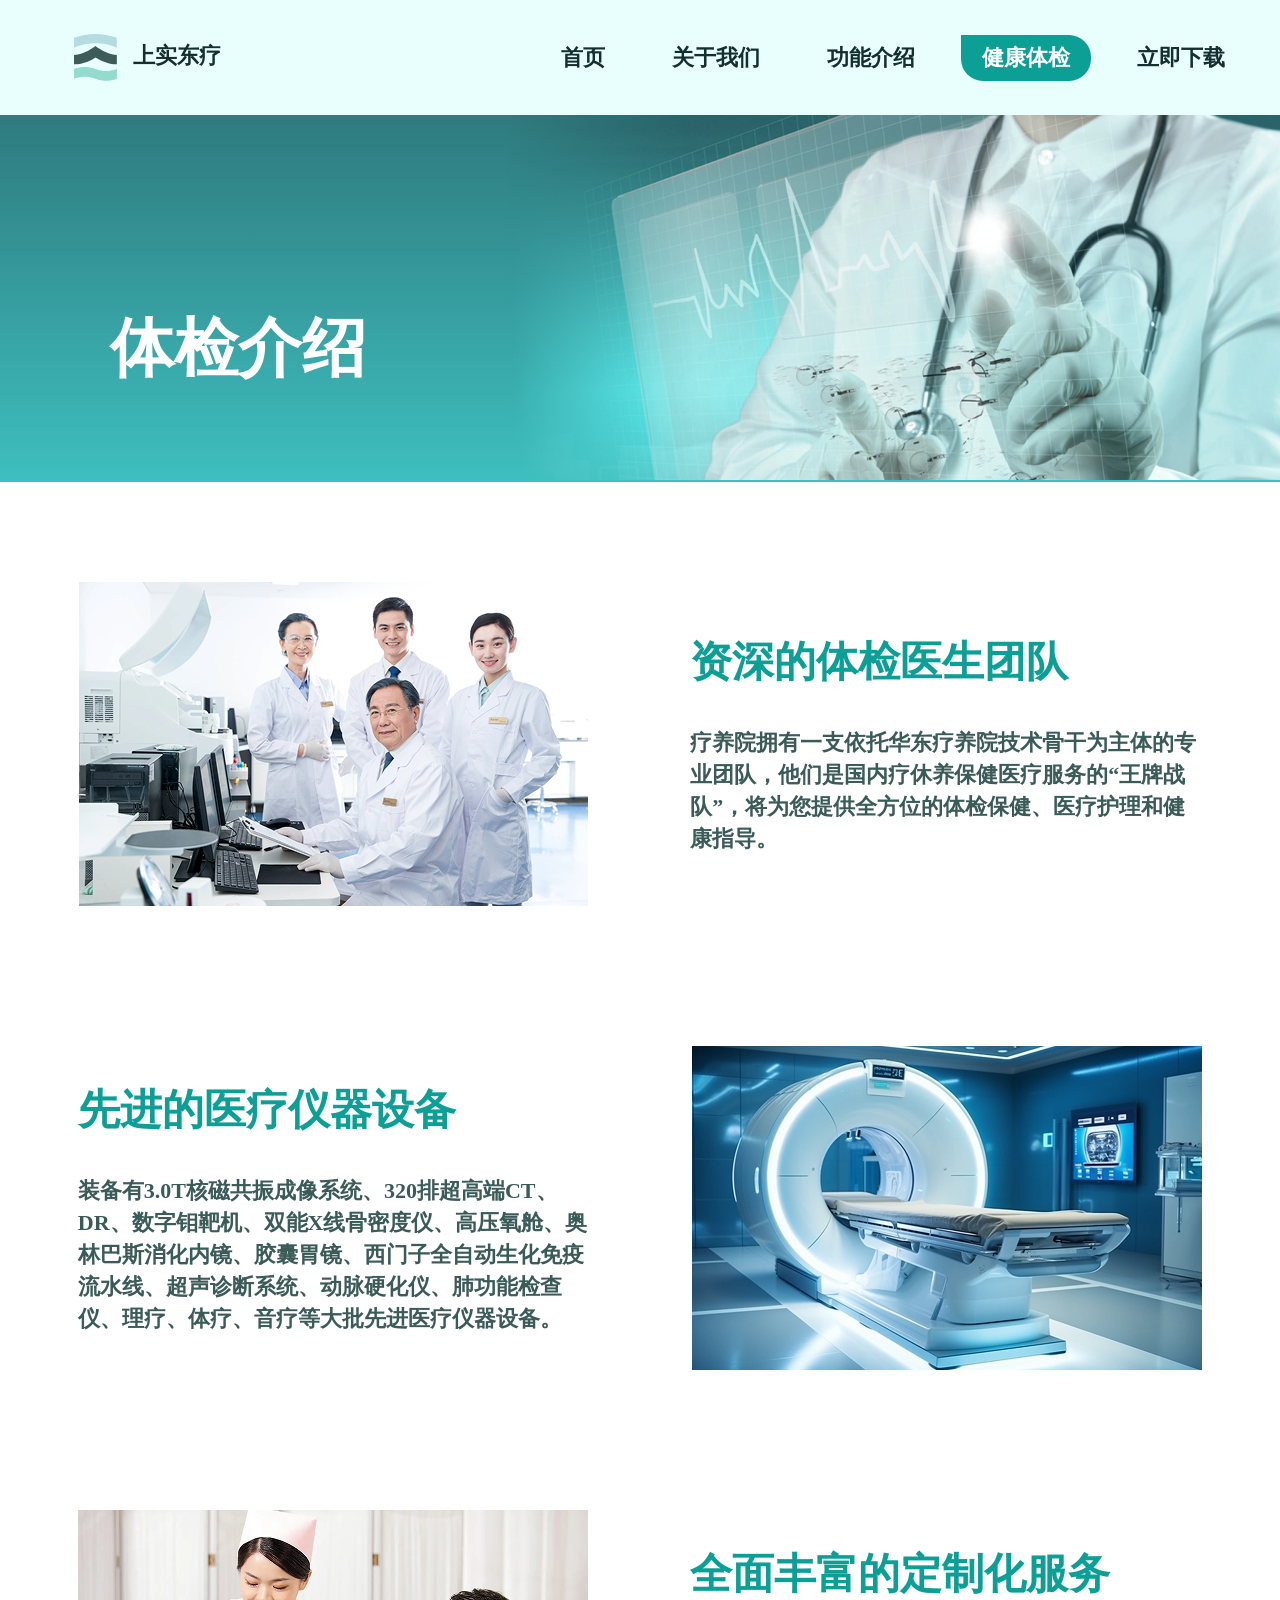
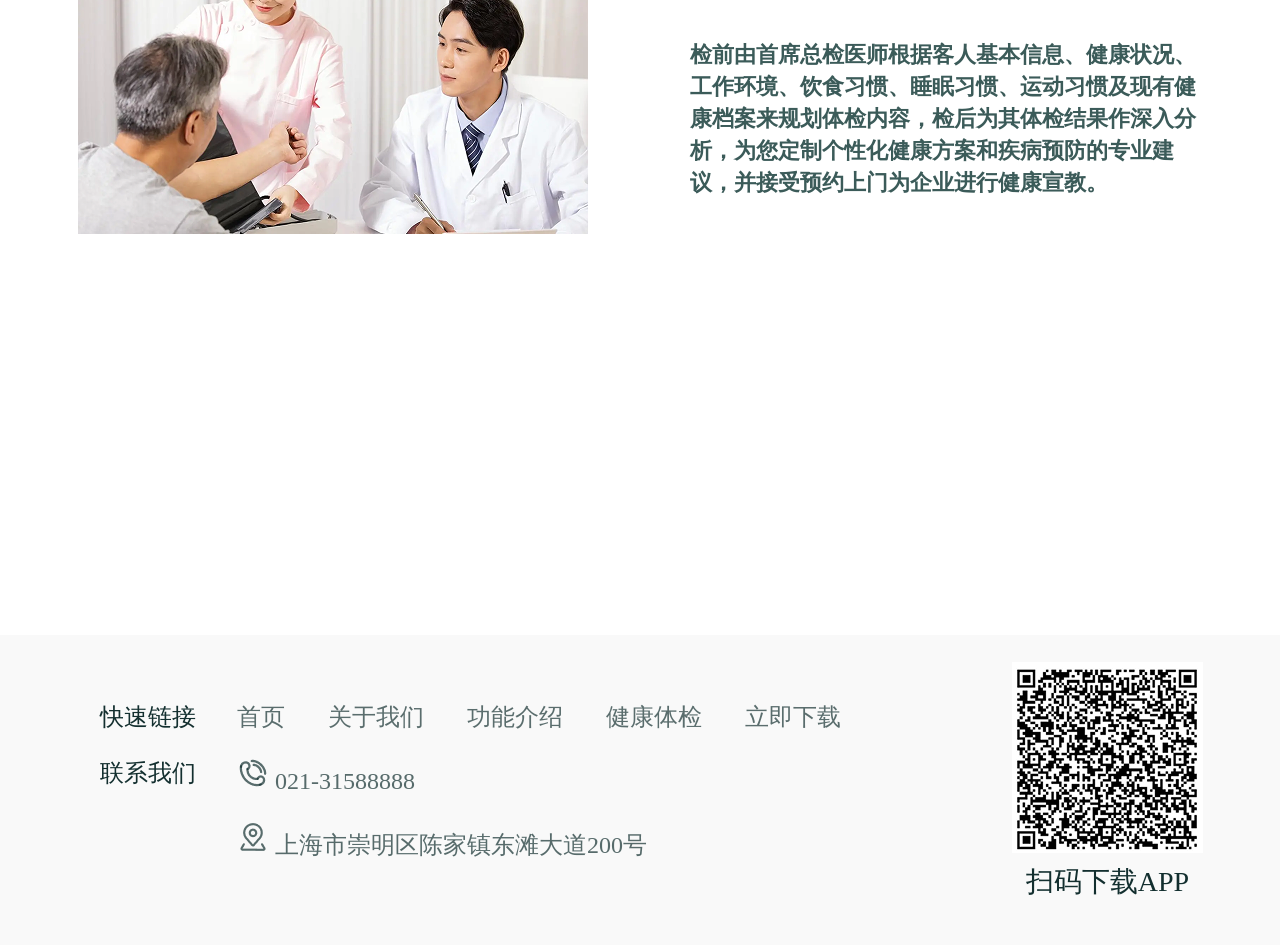
<file: health-check.html>
<!DOCTYPE html>
<html lang="zh-CN">
<head>
    <meta charset="UTF-8">
    <meta name="viewport" content="width=device-width, initial-scale=1.0">
    <title>上实东疗</title>
    <link rel="stylesheet" href="styles/index.css">
    <link rel="stylesheet" href="styles/health-check.css">
</head>
<body>
    <header>
        <div class="header-nav">
            <div class="logo">
                <img src="./images/header-logo.svg" alt="Logo" style="margin-right: 10px;">
                上实东疗
            </div>
                <nav>
                <a href="./index.html" class="nav-link">首页</a>
                <a href="./about.html" class="nav-link">关于我们</a>
                <a href="./features.html" class="nav-link">功能介绍</a>
                <a href="./health-check.html" class="nav-link active">健康体检</a>
                <a href="./download.html" class="nav-link">立即下载</a>
            </nav>
        </div>
    </header>
    <div class="content">
        <div class="web-introduction">
            体检介绍
            <img class="web-introduction-img" src="./images/doctor.png"/>
        </div>
        <div class="section">
            <div class="step-content">
                <div class="step-item">
                    <img src="./images/team.png"/>
                    <div class="step-description">
                        <span class="step-title">资深的体检医生团队</span>
                        <div class="step-text">疗养院拥有一支依托华东疗养院技术骨干为主体的专业团队，他们是国内疗休养保健医疗服务的“王牌战队”，将为您提供全方位的体检保健、医疗护理和健康指导。</div>
                    </div>
                </div>
                <div class="step-item">
                    <div class="step-description">
                        <span class="step-title">先进的医疗仪器设备</span>
                        <div class="step-text">装备有3.0T核磁共振成像系统、320排超高端CT、DR、数字钼靶机、双能X线骨密度仪、高压氧舱、奥林巴斯消化内镜、胶囊胃镜、西门子全自动生化免疫流水线、超声诊断系统、动脉硬化仪、肺功能检查仪、理疗、体疗、音疗等大批先进医疗仪器设备。</div>
                    </div>
                    <img src="./images/device.png"/>
                </div>
                <div class="step-item">
                    <img src="./images/service.png"/>
                    <div class="step-description">
                        <span class="step-title">全面丰富的定制化服务</span>
                        <div class="step-text">检前由首席总检医师根据客人基本信息、健康状况、工作环境、饮食习惯、睡眠习惯、运动习惯及现有健康档案来规划体检内容，检后为其体检结果作深入分析，为您定制个性化健康方案和疾病预防的专业建议，并接受预约上门为企业进行健康宣教。</div>
                    </div>
                </div>
            </div>
        </div>
    </div>
    <footer>
        <div class="footer-left">
            <div class="footer-left-item">
                <span class="footer-left-title">快速链接</span>
                <div class="footer-left-content">
                    <a href="./index.html" class="footer-link">首页</a>
                    <a href="./about.html" class="footer-link">关于我们</a>
                    <a href="./features.html" class="footer-link">功能介绍</a>
                    <a href="./health-check.html" class="footer-link">健康体检</a>
                    <a href="./download.html" class="footer-link">立即下载</a>
                </div>
            </div>
            <div class="footer-left-item">
                <span class="footer-left-title">联系我们</span>
                <div class="footer-contract">
                    <div class="footer-phone">
                        <img src="./images/phone-icon.png"/>
                        <span>021-31588888</span>
                    </div>
                    <div class="footer-address">
                        <img src="./images/address-icon.png"/>
                        <span>上海市崇明区陈家镇东滩大道200号</span>
                    </div>
                </div>
            </div>
        </div>
        <div class="footer-qrcode">
            <img src="./images/qrcode.png"/>
            <span class="footer-qrcode-tip">扫码下载APP</span>
        </div>
    </footer>
</body>
<script>
    
</script>
</html>
</file>
<file: styles/index.css>
* {
    margin: 0;
    padding: 0;
    box-sizing: border-box;
}

body {
    width: 100%;
    font-family: -apple-system, BlinkMacSystemFont, 'Segoe UI', 'PingFang SC', 'Hiragino Sans GB', 'Microsoft YaHei', sans-serif;
}

.container {
    width: 100%;
    /* max-width: 1440px; */
}

header {
    background: rgb(233, 255, 254);
}
.header-nav {
    color: #132F2F;
    font-family: "Alibaba PuHuiTi 2.0";
    font-size: 22px;
    font-style: normal;
    font-weight: 600;
    line-height: 22px; /* 100% */
    display: flex;
    justify-content: space-between;
    align-items: center;
    padding: 34px 34px 34px 74px;
}
.logo img {
    vertical-align: middle;
    color: #3D5B58;
    font-family: "PingFang SC";
    font-size: 32px;
    font-style: normal;
    font-weight: 600;
    line-height: normal;
}
nav {
    display: flex;
    gap: 25px;
}
.nav-link {
    padding: 12px 21px;
    text-decoration: none;
    color: #132F2F;
    font-family: "Alibaba PuHuiTi 2.0";
    font-size: 22px;
    font-style: normal;
    font-weight: 600;
    line-height: 22px; 
}

.nav-link:active {
    border-radius: 0 22px 22px 22px;
    background: #0C9F96;
    color: #FFF;
}
.active {
    border-radius: 0 22px 22px 22px;
    background: #0C9F96;
    color: #FFF;
}


footer {
    margin-top: 161px;
    width: 100%;
    height: 310px;
    flex-shrink: 0;
    padding: 19px 77px 37px 100px;
    display: flex;
    justify-content: space-between;
    align-items: center;
    background: linear-gradient(0deg, #F9F9F9 0%, #F9F9F9 100%);
}

.footer-left {
    display: flex;
    flex-direction: column;
    justify-content: space-between;
    gap: 24px;
}
.footer-left-item {
    display: flex;
    gap: 41px;
}
.footer-left-title {
    color: #132F2F;
    font-family: "Alibaba PuHuiTi 2.0";
    font-size: 24px;
    font-style: normal;
    font-weight: 500;
    line-height: normal;
}
.footer-left-content {
    display: flex;
    gap: 43px;
}
.footer-link {
    text-decoration: none;
    color: rgba(19, 47, 47, 0.69);
    font-family: "Alibaba PuHuiTi 2.0";
    font-size: 24px;
    font-style: normal;
    font-weight: 400;
    line-height: normal;
}
.footer-phone,.footer-address {
    color: rgba(19, 47, 47, 0.70);
    font-family: "Alibaba PuHuiTi 2.0";
    font-size: 24px;
    font-style: normal;
    font-weight: 400;
    line-height: 32px; /* 133.333% */
} 
.footer-phone {
    margin-bottom: 24px;
}



.footer-qrcode {
    display: flex;
    flex-direction: column;
    align-items: center;
}
.footer-qrcode-tip {
    margin-top: 10px;
    color: #132F2F;
    text-align: center;
    font-family: "PingFang SC";
    font-size: 28px;
    font-style: normal;
    font-weight: 500;
    line-height: normal;
}
</file>
<file: styles/home.css>
.content {
    margin:0;
    padding: 0;
    width: 100%;
}
.web-introduction {
    width: 100%;
    display: flex;
    justify-content: center;
    align-items: center;
    box-sizing: border-box;
    padding: 10px 70px;
    background: linear-gradient(rgba(227, 255, 252, 1), rgba(227, 255, 252, 0));
}
.introduction-content {
    width: 640px;
    margin-right: 100px;
}
.introduction-title {
    color: #132F2F;
    font-family: "Alibaba PuHuiTi 2.0";
    font-size: 56px;
    font-style: normal;
    font-weight: 700;
    line-height: normal;
}
.introduction-title-highlight {
    color: #01C8AA;
}
.introduction-description {
    margin-top: 92px;
    color: rgba(19, 47, 47, 0.82);
    font-family: "Alibaba PuHuiTi 2.0";
    font-size: 22px;
    font-style: normal;
    font-weight: 400;
    line-height: 32px; /* 145.455% */
}
.section {
    width: 100%;
}
.section-title {
    width: 100%;
    color: #132F2F;
    text-align: center;
    font-family: "Alibaba PuHuiTi 2.0";
    font-size: 42px;
    font-style: normal;
    font-weight: 800;
    line-height: normal;
    margin-bottom: 20px;
}
.section-subtitle {
    width: 100%;
    color: #132F2F;
    text-align: center;
    font-family: "Alibaba PuHuiTi 2.0";
    font-size: 22px;
    font-style: normal;
    font-weight: 400;
    line-height: normal;
}
.section-content {
    padding: 70px;
    width: 100%;
    box-sizing: border-box;
    display: flex;
    flex-wrap: wrap;
    justify-content: space-around;
    gap: 20px 1%;
}
.feature {
    width: 32.5%;
    height: 342px;
    padding: 40px 35px;
    box-sizing: border-box;
    border-radius: 20px;
    border-top: 3px solid #01C8AA;
    background: #FFF;
    box-shadow: 0 4px 36.2px 0 rgba(12, 90, 85, 0.14);
}
.feature-icon{}
.feature-title {
    color: #132F2F;
    font-family: "Alibaba PuHuiTi 2.0";
    font-size: 28px;
    font-style: normal;
    font-weight: 600;
    line-height: normal;
    margin: 10px 0;
}
.feature-description {
    color: #132F2F;
    font-family: "Alibaba PuHuiTi 2.0";
    font-size: 21px;
    font-style: normal;
    font-weight: 400;
    line-height: normal;
}
.step-content {
    width: 100%;
    padding:  100px 0;
}
.step-item {
    width: 100%;
    display: flex;
    justify-content: center;
    align-items: center;
    gap: 8%;
}
.step-description {
    width: 40%;

}
.step-description-explain {
    display: flex;
    align-items: center;
}
.step-title {
    color: #132F2F;
    font-family: "Alibaba PuHuiTi 2.0";
    font-size: 28px;
    font-style: normal;
    font-weight: 600;
    line-height: normal;
}
.step-text {
    color: rgba(19, 47, 47, 0.73);
    font-family: "Alibaba PuHuiTi 2.0";
    font-size: 21px;
    font-style: normal;
    font-weight: 400;
    line-height: normal;
}
</file>
<file: styles/about.css>
.content {
    width: 100%;
}
.about-content {
    width: 100%;
}
.about-header {
    width: 100%;
    height: 502px;
    display: flex;

}
.about-header-right {
    flex:1;
    padding: 45px 0 0 45px;
    box-sizing: border-box;
    background: #099A91;
}
.one {
    color: #FFF;
    font-family: D-DIN;
    font-size: 12px;
    font-style: normal;
    font-weight: 700;
    line-height: normal;
    letter-spacing: 0.6px;
}
.two, .seven {
    color: #FFF;
    font-family: "Alibaba PuHuiTi 2.0";
    font-size: 16px;
    font-style: normal;
    font-weight: 600;
    line-height: normal;
    letter-spacing: 20px;
    margin-bottom: 66px;
}
.three, .five {
    margin-top: 22px;
    color: #FFF;
    font-family: "Alibaba PuHuiTi 2.0";
    font-size: 36px;
    font-style: normal;
    font-weight: 800;
    line-height: normal;
    letter-spacing: 2.88px;
}
.four, .six {
    color: #FFF;
    font-family: D-DIN;
    font-size: 24px;
    font-style: normal;
    font-weight: 700;
    line-height: normal;
}
.seven {
    margin-top: 78px;
} 
.chapters {
    width: 100%;
}
.chapters-title {
    width: 100%;
    text-align: center;
    color: #0C9F96;
    font-family: "Alibaba PuHuiTi 2.0";
    font-size: 42px;
    font-style: normal;
    font-weight: 800;
    line-height: normal;
    padding-top: 70px;

}
.chapters-subtitle {
    width: 100%;
    text-align: center;
    color: #0C9F96;
    font-family: "Alibaba PuHuiTi 2.0";
    font-size: 22px;
    font-style: normal;
    font-weight: 800;
    line-height: normal;
}
.chapters-paragraph {
    width: 100%;
    padding: 60px 138px 30px;
    color: #3B5B59;
    font-family: "Alibaba PuHuiTi 2.0";
    font-size: 22px;
    font-style: normal;
    font-weight: 600;
    line-height: 32px; /* 145.455% */
}
.chapters-introduction {
    width: 100%;
    padding: 0 138px 100px;
    display: flex;
    justify-content: space-around;

}
.chapters-introduction-item {
    width: 297px;
    display: flex;
    flex-direction: column;
    align-items: center;
}
.chapters-introduction-num {
    color: #0C9F96;
    font-family: "Alibaba PuHuiTi 2.0";
    font-size: 42px;
    font-style: normal;
    font-weight: 800;
    line-height: normal;
}
.chapters-introduction-name {
    color: #233937;
    font-family: "Alibaba PuHuiTi 2.0";
    font-size: 24px;
    font-style: normal;
    font-weight: 800;
    line-height: 32px; /* 133.333% */
    margin-bottom: 43px;
}
.chapters-introduction-content {
    width: 100%;
    text-align: center;
    color: #3B5B59;
    font-family: "Alibaba PuHuiTi 2.0";
    font-size: 24px;
    font-style: normal;
    font-weight: 700;
    line-height: 32px; /* 133.333% */
}
.chapters-common-subtitle {
    width: 100%;
    text-align: center;
    color: #3B5B59;
    font-family: "Alibaba PuHuiTi 2.0";
    font-size: 22px;
    font-style: normal;
    font-weight: 400;
    line-height: 32px; /* 145.455% */
}
.chapters-features {
    width: 100%;
    box-sizing: border-box;
    padding: 120px 108px 100px;
    display: flex;
    justify-content: space-around;

}
.chapters-features-item {
    width: 267.997px;
    height: 339px;
    border-radius: 27px;
    background: #FFF;
    box-shadow: 0 4px 36.2px 0 rgba(12, 90, 85, 0.14);
    display: flex;
    flex-direction: column;
    justify-content: center;
    align-items: center;
}
.chapters-features-sum {
    color: #0C9F96;
    font-family: "Alibaba PuHuiTi 2.0";
    font-size: 36px;
    font-style: normal;
    font-weight: 600;
    line-height: normal;
    margin: 28px 0 6px;
}
.chapters-features-sum-en {
    color: #3B5B59;
    font-family: D-DIN;
    font-size: 24px;
    font-style: normal;
    font-weight: 700;
    line-height: normal;
}

.chapters-environment {
    width: calc(100% - 140px);
    /* margin: 20px; */
    position: relative;
    margin-top: 100px;
    margin-left: 70px;
}
.chapters-environment img {
    width: 100%;
    border-radius: 20px;
}
.chapters-environment-tip {
    display: flex;
    width: 139px;
    height: 53px;
    padding: 12px 21px;
    justify-content: center;
    align-items: center;
    gap: 8px;
    flex-shrink: 0;
    border-radius: 0 8px 0 20px;
    background: rgba(13, 31, 29, 0.67);
    color: #FFF;
    font-family: "Alibaba PuHuiTi 2.0";
    font-size: 22px;
    font-style: normal;
    font-weight: 600;
    line-height: 22px; /* 100% */
    position: absolute;
    top:0;
    right:0;
}







.chapters-catalogue {
    width: 100%;
    height: 675px;
    box-sizing: border-box;
    margin: 88px 0 50px;
    position: relative;
    background: url('../images/chapter-bg.png');
    background-size: cover;
}
.chapters-catalogue-robot {
    position: absolute;
    bottom: -35px;
    left: 50%;
    transform: translateX(-50%);
}
.chapters-catalogue-item {
}
.chapters-catalogue-num {
    color: #0C9F96;
    font-family: "Alibaba PuHuiTi 2.0";
    font-size: 64px;
    font-style: normal;
    font-weight: 800;
    line-height: normal;
}
.chapters-catalogue-name {
    color: #3B5B59;
    font-family: "Alibaba PuHuiTi 2.0";
    font-size: 36px;
    font-style: normal;
    font-weight: 600;
    line-height: normal;
}
.num1 {
    position: absolute;
    top: 60%;
    left: 110px;
}
.num2 {
    position: absolute;
    top: 20%;
    left: 180px;
}
.num3 {
    position: absolute;
    top: 5px;
    left: 50%;
    transform: translateX(-35%);
}
.num4 {
    position: absolute;
    top: 20%;
    right: 180px;
}
.num5 {
    position: absolute;
    top: 60%;
    right: 110px;
}

.chapters-system {
    width: 100%;
    padding: 122px 85px;
    box-sizing: border-box;
    display: flex;
    gap: 104px;
    flex-wrap: wrap;
    justify-content: space-around;
}
.chapters-system-item {
    width: 354px;
    height: 126px;
    border-radius: 0 100px 100px 100px;
    box-sizing: border-box;
    text-align: center;
    background: #0C9F96;
    color: #FFF;
    font-family: "Alibaba PuHuiTi 2.0";
    font-size: 36px;
    font-style: normal;
    font-weight: 600;
    line-height: 126px; /* 88.889% */
    box-shadow: -4px -4px 10.4px 0 rgba(0, 0, 0, 0.11) inset, 5px 5px 5.4px 0 rgba(255, 255, 255, 0.38) inset;
}






.chapters-advantage {
    width: 100%;
    padding: 88px 54px 119px;
    box-sizing: border-box;
    display: flex;
    justify-content: space-around;
}
.chapters-advantage-item {
    width: 410px;
    height: 439px;
    border-radius: 20px;
    background: #F7F7F7;
    display: flex;
    flex-direction: column;
    justify-content: center;
    align-items: center;
}
.chapters-advantage-name {
    color: #3B5B59;
    font-family: "Alibaba PuHuiTi 2.0";
    font-size: 36px;
    font-style: normal;
    font-weight: 600;
    line-height: normal;
    margin: 17px 0 42px;
}
.chapters-advantage-content {
    width: 290px;
    color: #3B5B59;
    text-align: center;
    font-family: "Alibaba PuHuiTi 2.0";
    font-size: 22px;
    font-style: normal;
    font-weight: 400;
    line-height: normal;
}
</file>
<file: styles/download.css>
.content {
    width: 100%;
}
.download-content {
    width: 100%;
    height: 619px;
    box-sizing: border-box;
    display: flex;
    flex-direction: column;
    justify-content: center;
    background: url('../images/download-bg.png');
    background-size: cover;
}
.download-title {
    width: 100%;
    text-align: center;
    color: #FFF;
    font-family: "Alibaba PuHuiTi 2.0";
    font-size: 42px;
    font-style: normal;
    font-weight: 700;
    line-height: normal;
}
.download-subtitle {
    width: 100%;
    text-align: center;
    color: #FFF;
    font-family: "Alibaba PuHuiTi 2.0";
    font-size: 22px;
    font-style: normal;
    font-weight: 600;
    line-height: 32px; /* 145.455% */
}
.download-qrcode {
    width: 100%;
    display: flex;
    justify-content: center;
    margin-top: 70px;
}
.download-tip {
    width: 100%;
    text-align: center;
    color: #FFF;
    text-align: center;
    font-family: "PingFang SC";
    font-size: 28px;
    font-style: normal;
    font-weight: 500;
    line-height: normal;
}
</file>
<file: styles/health-check.css>
.content {
    margin:0;
    padding: 0;
    width: 100%;
}
.web-introduction {
    width: 100%;
    height: 367px;
    display: flex;
    align-items: flex-end;
    position: relative;
    padding-left: 110px;
    padding-bottom: 90px;
    box-sizing: border-box;
    background: linear-gradient(180deg, #2A656A -31.74%, #3EBFBF 100%);
    color: #FFF;
    font-family: "Alibaba PuHuiTi 2.0";
    font-size: 64px;
    font-style: normal;
    font-weight: 800;
    line-height: normal;
    width: 100%;
}
.web-introduction-img {
    position: absolute;
    top:0;
    right: 0;
}
.section {
    width: 100%;
}
.step-content {
    width: 100%;
    padding:  100px 0;
}
.step-item {
    width: 100%;
    display: flex;
    justify-content: center;
    align-items: center;
    gap: 8%;
    margin-bottom: 140px;
}
.step-description {
    width: 40%;

}
.step-title {
    color: #0C9F96;
    font-family: "Alibaba PuHuiTi 2.0";
    font-size: 42px;
    font-style: normal;
    font-weight: 800;
    line-height: normal;
}
.step-text {
    margin-top: 37px;
    color: #3B5B59;
    font-family: "Alibaba PuHuiTi 2.0";
    font-size: 22px;
    font-style: normal;
    font-weight: 600;
    line-height: 32px; /* 145.455% */
}
</file>
